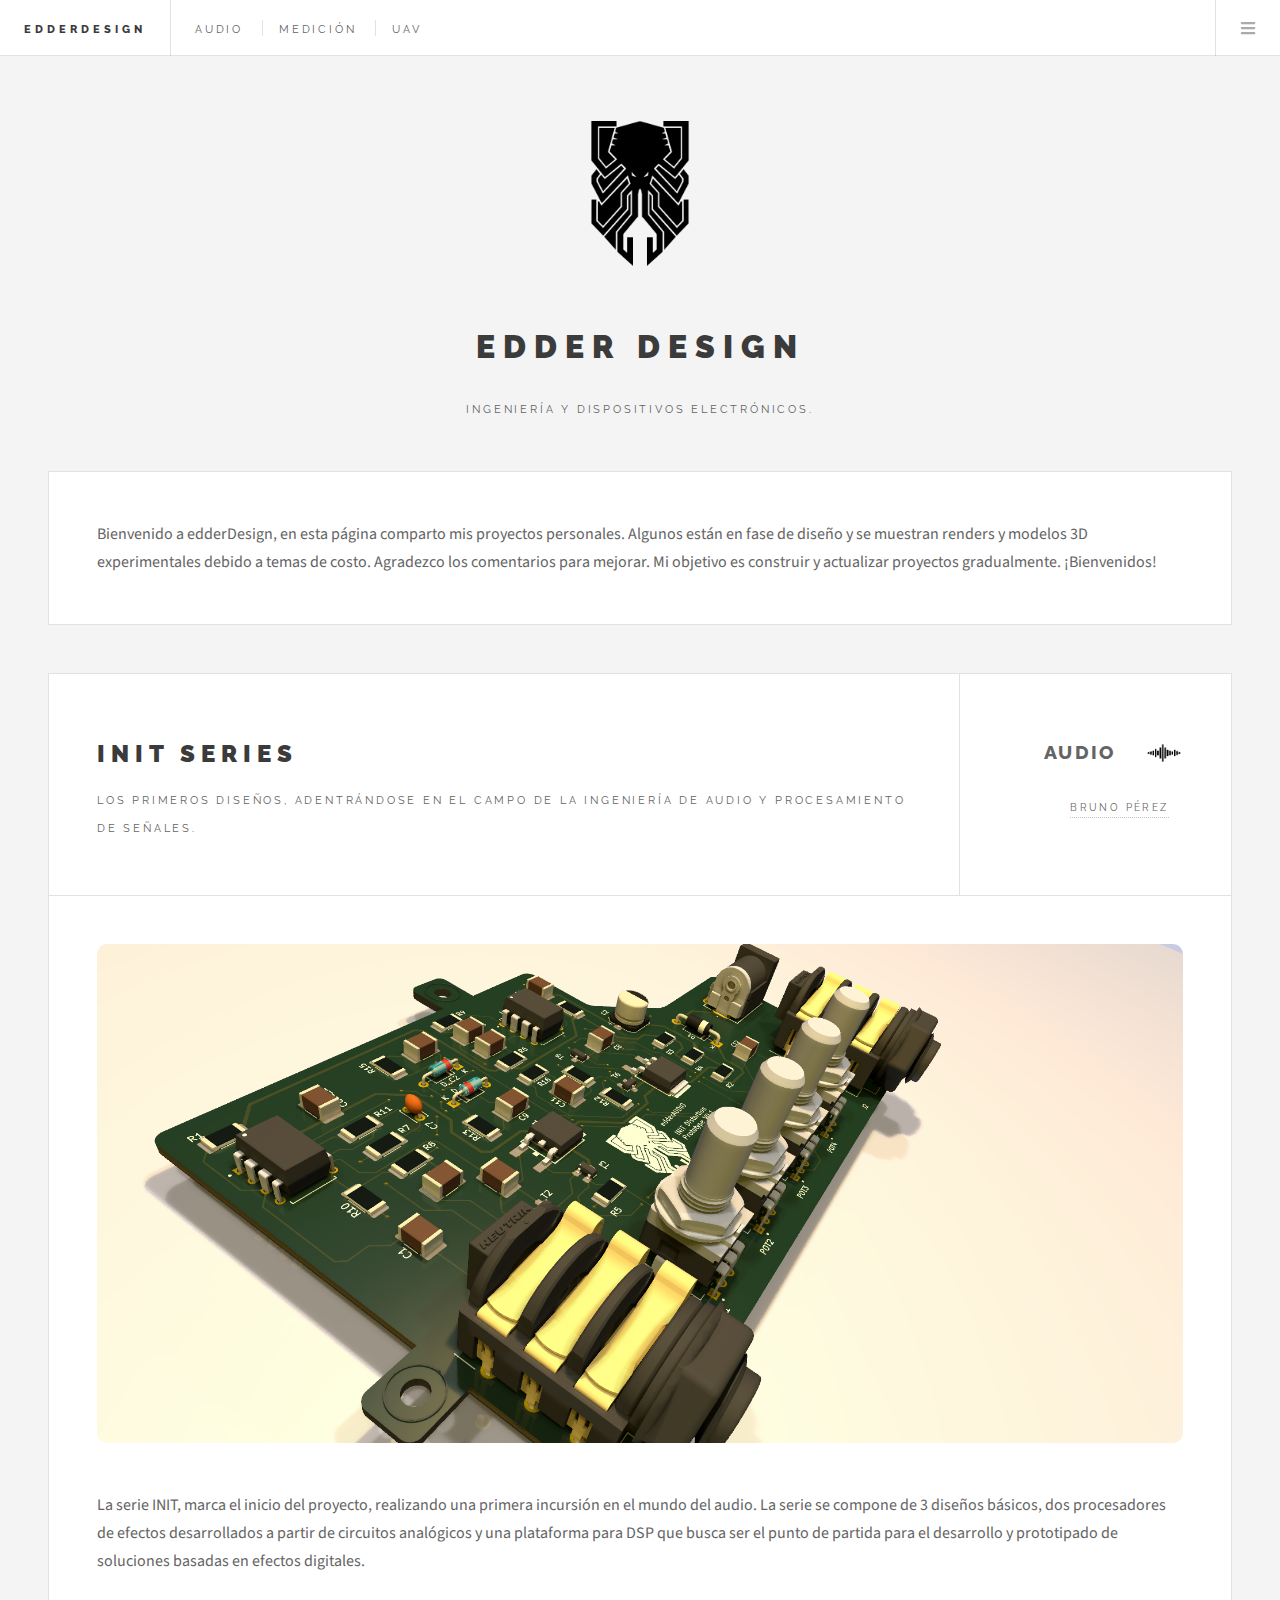
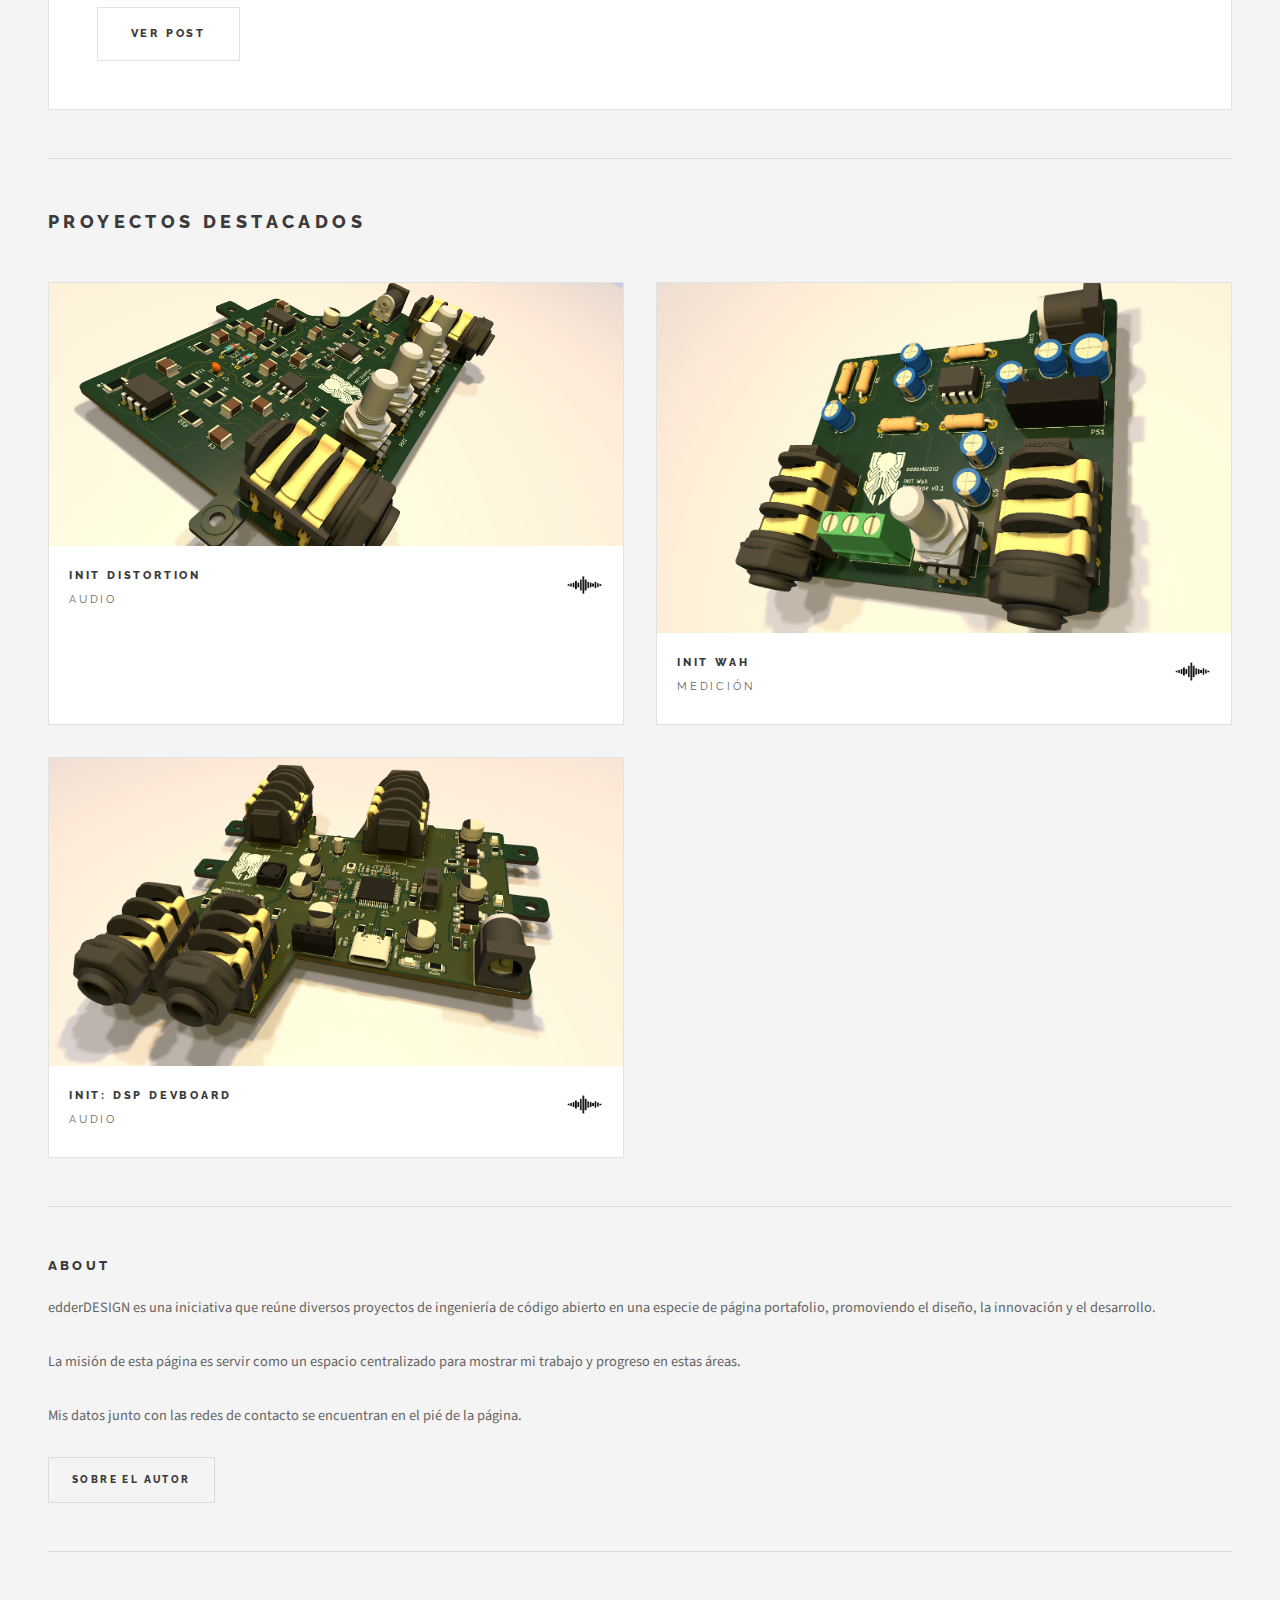
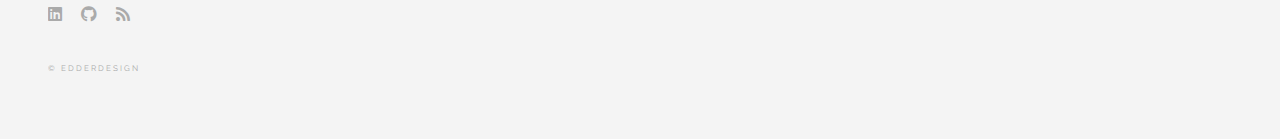
<file: index.html>
<!DOCTYPE HTML>
<!--
	Future Imperfect by HTML5 UP
	html5up.net | @ajlkn
	Free for personal and commercial use under the CCA 3.0 license (html5up.net/license)
-->
<html>
	<head>
		<title>edderDESIGN</title>
		<meta charset="utf-8" />
		<meta name="viewport" content="width=device-width, initial-scale=1, user-scalable=no" />
		<meta property="og:image" content="images/logo.jpg">
		<link rel="stylesheet" href="assets/css/main.css" />
		
	</head>
	<style>
		.rounded-image img {
		border-radius: 10px; /* Puedes ajustar este valor para cambiar el grado de redondez */
		}
	</style>
	<body class="is-preload">

		<!-- Wrapper -->
			<div id="wrapper">

				<!-- Header -->
				<header id="header">
					<h1><a href="../../index.html">edderDESIGN</a></h1>
					<nav class="links">
						<ul>
							<li><a href="subjects/subjAUDIO.html">AUDIO</a></li>
							<li><a href="subjects/subjMEDICION.html">MEDICIÓN</a></li>
							<li><a href="subjects/subjUAV.html">UAV</a></li>
						</ul>
					</nav>
					<nav class="main">
						<ul>
							<li class="menu">
								<a class="fa-bars" href="#menu">Menu</a>
							</li>
						</ul>
					</nav>
				</header>

				<!-- Menu -->
				<section id="menu">
						<!-- Links -->
						<section>
							<ul class="links">
								<li>
									<a href="subjects/subjAUDIO.html">
										<h3>AUDIO</h3>
									</a>
								</li>
								<li>
									<a href="subjects/subjMEDICION.html">
										<h3>MEDICIÓN</h3>
									</a>
								</li>
								<li>
									<a href="subjects/subjUAV.html">
										<h3>UAV</h3>
									</a>
								</li>
							</ul>
						</section>
				</section>

				<!-- Main -->
					<div id="main">
						<article class="post">
							<p>
							Bienvenido a edderDesign, en esta página comparto mis proyectos personales. Algunos están en fase de diseño y se muestran 
							renders y modelos 3D experimentales debido a temas de costo. Agradezco los comentarios para mejorar. 
							Mi objetivo es construir y actualizar proyectos gradualmente. ¡Bienvenidos!
							</p>
						</article>

						<!-- Post -->
							<article class="post">
								<header>
									<div class="title">
										<h2><a href="posts/INIT/INIT_series.html">INIT series</a></h2>
										<p> 
											Los primeros diseños, adentrándose en el campo de la ingeniería
											de audio y procesamiento de señales.
										</p>
									</div>
									<div class="meta">
										<!-- <time class="published" datetime="2024-05-05"> Mayo 5, 2024</time> -->
										<center>
											<a href="subjects/subjAUDIO.html" class="author"><span class="name big">AUDIO</span><img src="images/logos/audioLOGO.png" alt="" /></a>
											<br>
											<a href="curriculum.html" class="author"><span class="name">Bruno Pérez</span></a>
										</center>
									</div>
								</header>
								<div class="rounded-image">
									<a href="posts/INIT/INIT_series.html" class="image featured"><img src="posts/INIT/distortionCONT/INIT_DIST_RENDER.png" alt="" /></a>
								</div>
								<p> 
									La serie INIT, marca el inicio del proyecto, realizando una primera incursión en el mundo
									del audio. La serie se compone de 3 diseños básicos, dos procesadores de efectos desarrollados 
									a partir de circuitos analógicos y una plataforma para DSP que busca ser el punto de partida para el 
									desarrollo y prototipado de soluciones basadas en efectos digitales.
								</p>
								<footer>
									<ul class="actions">
										<li><a href="posts/INIT/INIT_series.html" class="button large">Ver post</a></li>
									</ul>
								</footer>
							</article>
					</div>

				<!-- Sidebar -->
					<section id="sidebar">

						<!-- Intro -->
							<section id="intro">
								<center>
									<a href="#" class="logo"><img src="images/shieldLOGO2.png" alt="" /></a>
								</center>
								
								<header>
									<center>
										<h2>edder Design</h2>
										<p>Ingeniería y dispositivos electrónicos. </p>
									</center>

								</header>
							</section>

						<!-- Mini Posts -->
							<section>
								<header>
									<h2>Proyectos destacados</h2>
									<br>
								</header>
								<div class="mini-posts">
									<!-- Mini Post -->

										<article class="mini-post">
											<header>
												<h3><a href="posts/INIT/INIT_Distortion.html">INIT Distortion </a></h3>
												<left>
													<p>AUDIO</p>
												</left>
												<a href="subjects/subjAUDIO.html" class="author"><img src="images\logos\audioLOGO.png" alt="" /></a>
											</header>
											<a href="posts/INIT/INIT_Distortion.html" class="image"><img src="posts/INIT/distortionCONT/INIT_DIST_RENDER.png"" /></a>
										</article>

									<!-- Mini Post -->
										<article class="mini-post">
											<header>
												<h3><a href="posts/INIT/INIT_Wah.html">INIT Wah</a></h3>
												<left>
													<p>MEDICIÓN</p>
												</left>
												<a href="subjects/subjAUDIO.html" class="author"><img src="images/logos/audioLOGO.png" alt="" /></a>
											</header>
											<a href="posts/INIT/INIT_WAH.html" class="image"><img src="posts/INIT/wahCONT/RENDER.png" alt="" /></a>
										</article>

									<!-- Mini Post -->
										<article class="mini-post">
											<header>
												<h3><a href="posts/INIT/INIT_Devboard.html">INIT: DSP Devboard </a></h3>
												<left>
													<p>AUDIO</p>
												</left>
												<a href="subjects/subjAUDIO.html" class="author"><img src="images\logos\audioLOGO.png" alt="" /></a>
											</header>
											<a href="posts/INIT/INIT_Devboard.html" class="image"><img src="posts/INIT/devKIT/renderUNO.png" alt="" /></a>
										</article>

								</div>
							</section>

						<!-- About -->
							<section class="blurb">
								<h2>About</h2>
								<p> edderDESIGN es una iniciativa que reúne diversos proyectos de ingeniería de código abierto
									en una especie de página portafolio, promoviendo el diseño,	la innovación y el desarrollo. 
							    </p>
								<p>
									La misión de esta página es servir como un espacio centralizado para mostrar mi trabajo y progreso en estas áreas.
							    </p>
								<p>
									Mis datos junto con las redes de contacto se encuentran en el pié de la página.
							    </p>
								<ul class="actions">
									<li><a href="curriculum.html" class="button">Sobre el autor</a></li>
								</ul>
							</section>

						<!-- Footer -->
						<section id="footer">
							<ul class="icons">
								<li><a href="https://www.linkedin.com/in/bruno-pérez-8a021b26a/" class="icon brands fa-linkedin"><span class="label">LinkedIn</span></a></li>
								<li><a href="https://github.com/BrunoEdPerezS" class="icon brands fa-github"><span class="label">Github</span></a></li>
								<li><a href="curriculum.html" class="icon solid fa-rss"><span class="label">RSS</span></a></li>
							</ul>
							<p class="copyright">&copy; edderDESIGN
						</section>

					</section>

			</div>

		<!-- Scripts -->
			<script src="assets/js/jquery.min.js"></script>
			<script src="assets/js/browser.min.js"></script>
			<script src="assets/js/breakpoints.min.js"></script>
			<script src="assets/js/util.js"></script>
			<script src="assets/js/main.js"></script>

	</body>
</html>
</file>
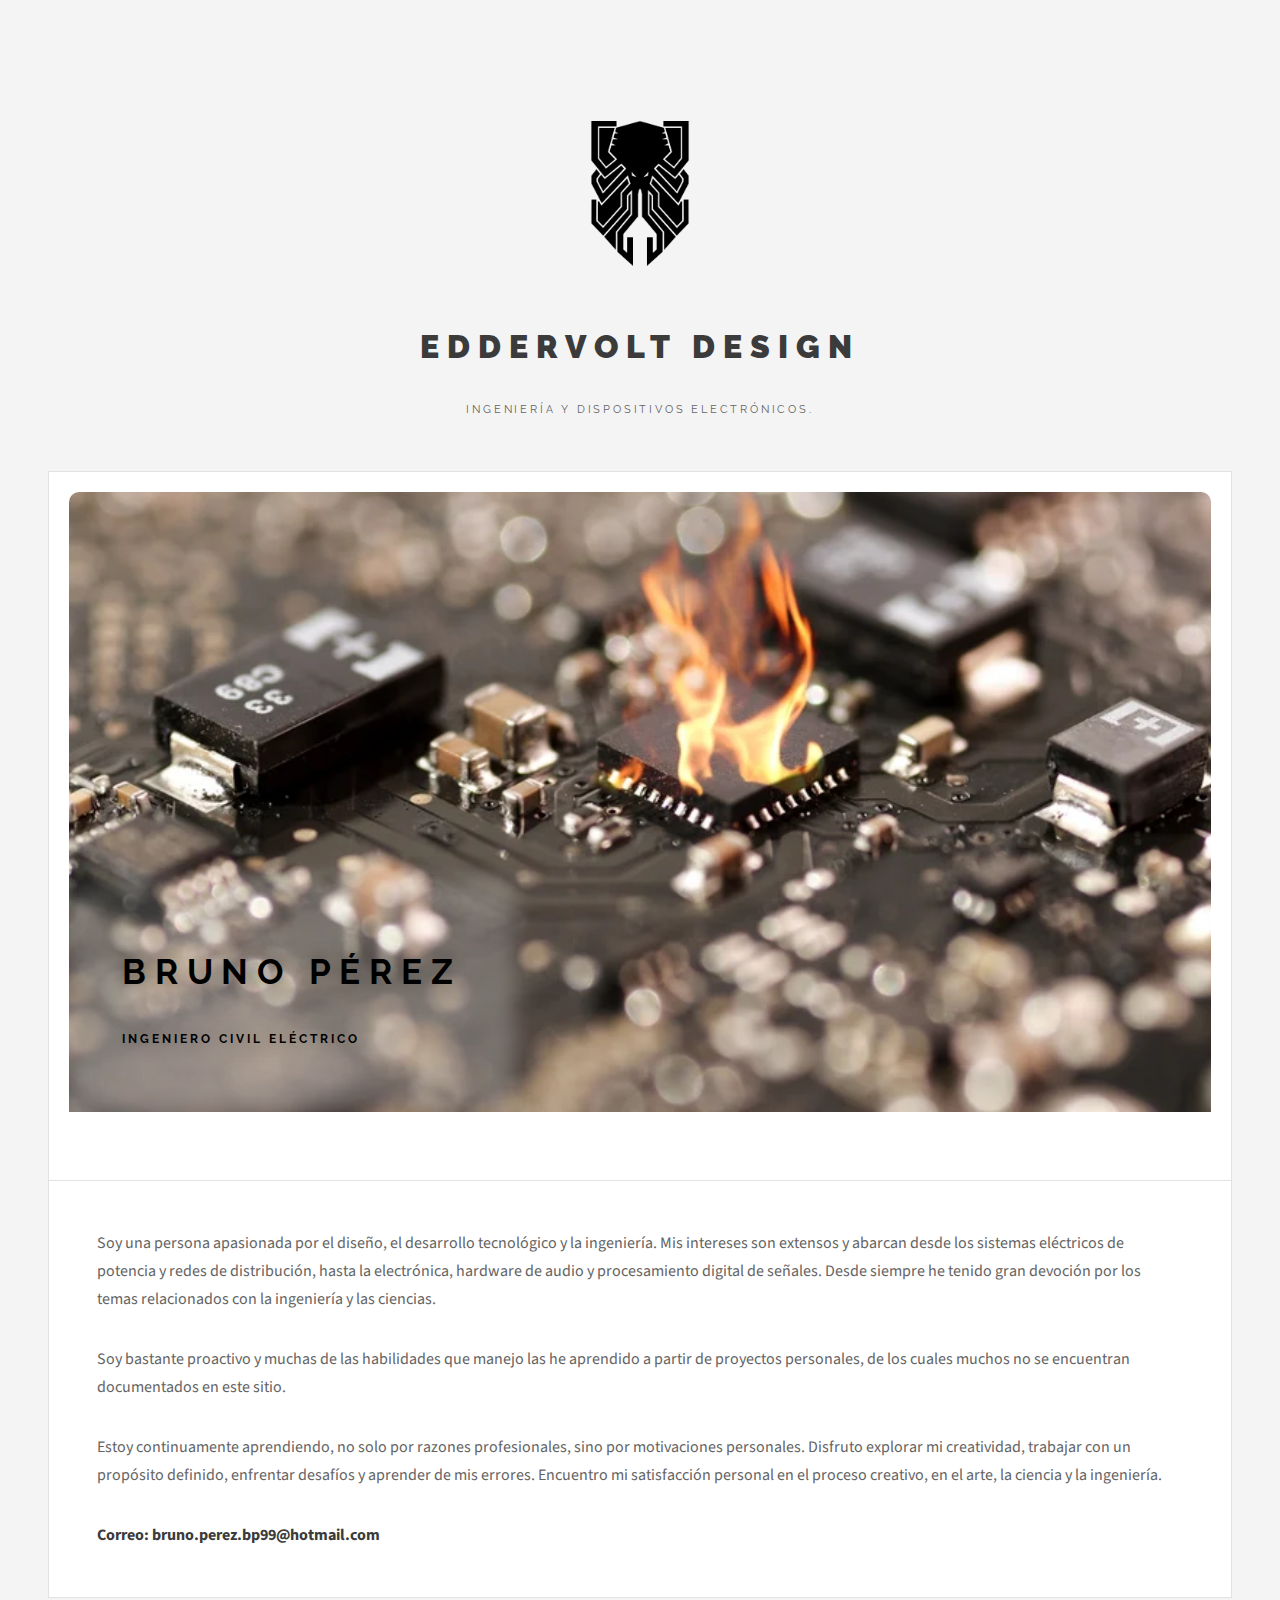
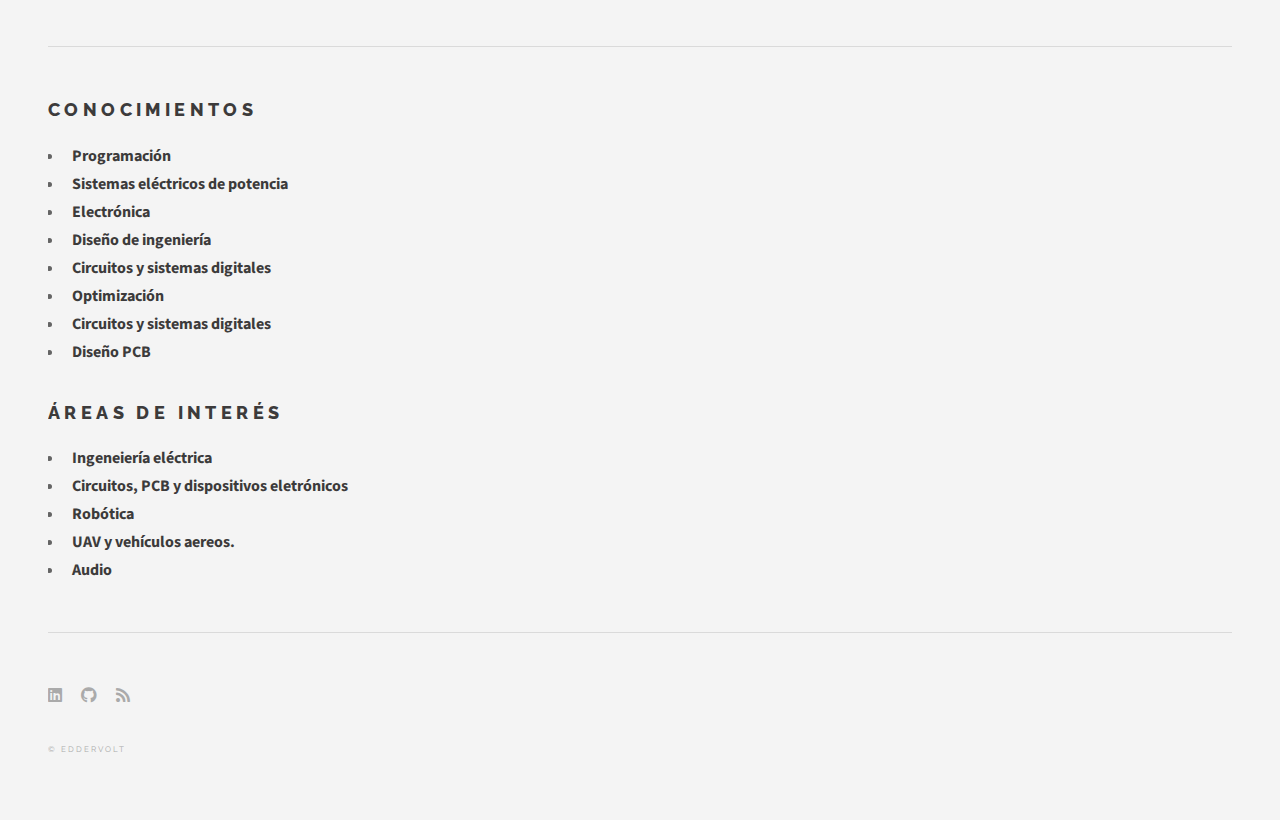
<file: curriculum.html>
<!DOCTYPE HTML>
<!--
	Future Imperfect by HTML5 UP
	html5up.net | @ajlkn
	Free for personal and commercial use under the CCA 3.0 license (html5up.net/license)
-->
<html>
	<head>
		<title>Currículum</title>
		<meta charset="utf-8" />
		<meta name="viewport" content="width=device-width, initial-scale=1, user-scalable=no" />
		<style>
			/* Estilos para el encabezado */
			.headerx {
				display: flex; /* Utiliza Flexbox */
				justify-content: space-between; /* Distribuye el espacio entre los elementos */
				align-items: center; /* Centra verticalmente los elementos */
				padding: 20px; /* Añade un poco de espacio alrededor del encabezado */
				background: #ffffff; /* Color de fondo del encabezado */
			}
	
			/* Estilos para el título */
			.title {
				flex: 1; /* El título ocupará la mitad del espacio disponible */
			}
	
			/* Estilos para la imagen */
			#intro {
				flex: 1; /* La imagen ocupará la otra mitad del espacio disponible */
				text-align: center; /* Centra horizontalmente el contenido */
			}
	
			#intro .logo img {
				display: inline-block; /* Cambia el comportamiento a inline-block para que se pueda centrar */
			}

		</style>
		<link rel="stylesheet" href="assets/css/main.css"/>
	</head>
	<body class="is-preload">

		<!-- Wrapper -->
			<div id="wrapper">
				<!-- Main -->
					<div id="main">

						<!-- Post -->
							<article class="post">
								
								<header class="headerx">
									<span class="image featured" style="position: relative; display: inline-block;">
										<img src="images/burnPCB2.png" alt="" style="height: 50%; border-top-left-radius: 10px; border-top-right-radius: 10px;" />
										<div class="text-overlay" style="position: absolute; bottom: 0; left: 0; background: rgba(255, 255, 255, 0.227); padding: 5px; border-top-right-radius: 10px; filter: blur(10px);">
											<div class="title">
												<h2 style="color: #00000077; font-weight: bold; font-size: 35px;">Bruno Pérez</a></h2>
												<p style="color: #00000077; font-weight: bold; font-size: 12px;">Ingeniero Civil Eléctrico</p>
											</div>
										</div>
										<div class="text-overlay" style="position: absolute; bottom: 0; left: 0; background: rgba(255, 255, 255, 0); padding: 5px; border-top-right-radius: 10px;">
											<div class="title">
												<h2 style="color: #000000; font-weight: bold; font-size: 35px;"><a href="#">Bruno Pérez</a></h2>
												<p style="color: #000000; font-weight: bold; font-size: 12px;">Ingeniero Civil Eléctrico</p>
											</div>
										</div>
									</span>
								</header>
								<p>
									Soy una persona apasionada por el diseño, el desarrollo tecnológico y la ingeniería. 
									Mis intereses son extensos y abarcan desde los sistemas eléctricos de potencia y redes de distribución, 
									hasta la electrónica, hardware de audio y procesamiento digital de señales. Desde siempre he tenido gran devoción 
									por los temas relacionados con la ingeniería y las ciencias. 
								</p>
								<p>
									Soy bastante proactivo y muchas de las habilidades que manejo las he aprendido a partir de proyectos personales, 
									de los cuales muchos no se encuentran documentados en este sitio.
								</p>
								<p>
									Estoy continuamente aprendiendo, no solo por razones profesionales, sino por motivaciones personales. 
									Disfruto explorar mi creatividad, trabajar con un propósito definido, enfrentar desafíos y aprender de mis errores. 
									Encuentro mi satisfacción personal en el proceso creativo, en el arte, la ciencia y la ingeniería.
								</p>
								<div>
									<p>
										<b>Correo: bruno.perez.bp99@hotmail.com</b>
									</p>
								</div>

					</div>
					
					<!-- Sidebar -->
					<section id="sidebar">
						<section id="intro">
							<center>
								<a href="/index.html" class="logo"><img src="images/shieldLOGO2.png" alt="" /></a>
							</center>
							
							<header>
								<center>
									<h2>edderVOLT Design</h2>
									<p>Ingeniería y dispositivos electrónicos. </p>
								</center>

							</header>
						</section>
							<section>
								<header>
									<h2>Conocimientos </h2>
									<ul>
										<li>
											<b>Programación</b> 
										</li>
										<li>
											<b>Sistemas eléctricos de
											potencia</b> 
										</li>
										<li>
											<b>Electrónica</b> 
										</li>
										<li>
											<b>Diseño de ingeniería</b> 
										</li>
										<li>
											<b>Circuitos y sistemas digitales</b> 
										</li>
										<li>
											<b>Optimización</b> 
										</li>
										<li>
											<b>Circuitos y sistemas digitales</b> 
										</li>
										<li>
											<b>Diseño PCB</b> 
										</li>
									</ul>
									<h2>Áreas de interés </h2>
									<ul>
										<li>
											<b>Ingeneiería eléctrica</b> 
										</li>
										<li>
											<b>Circuitos, PCB y dispositivos eletrónicos</b> 
										</li>
										<li>
											<b>Robótica</b> 
										</li>
										<li>
											<b>UAV y vehículos aereos.</b> 
										</li>
										<li>
											<b>Audio</b> 
										</li>
									</ul>

								</header>
						<!-- 
								<div class="mini-posts">
										<article class="mini-post">
											<header>
												<h3><a href="single.html">Serie INIT: Distorsión </a></h3>
												<left>
													<p>AUDIO</p>
												</left>
											</header>
										</article>
						
								</div>
						-->
							</section>

				<!-- Footer -->
					<section id="footer">
						<ul class="icons">
							<li><a href="https://www.linkedin.com/in/bruno-pérez-8a021b26a/" class="icon brands fa-linkedin"><span class="label">LinkedIn</span></a></li>
							<li><a href="https://github.com/BrunoEdPerezS" class="icon brands fa-github"><span class="label">Github</span></a></li>
							<li><a href="curriculum.html" class="icon solid fa-rss"><span class="label">RSS</span></a></li>
						</ul>
						<p class="copyright">&copy; edderVOLT
					</section>

			</div>

		<!-- Scripts -->
			<script src="assets/js/jquery.min.js"></script>
			<script src="assets/js/browser.min.js"></script>
			<script src="assets/js/breakpoints.min.js"></script>
			<script src="assets/js/util.js"></script>
			<script src="assets/js/main.js"></script>

	</body>
</html>
</file>
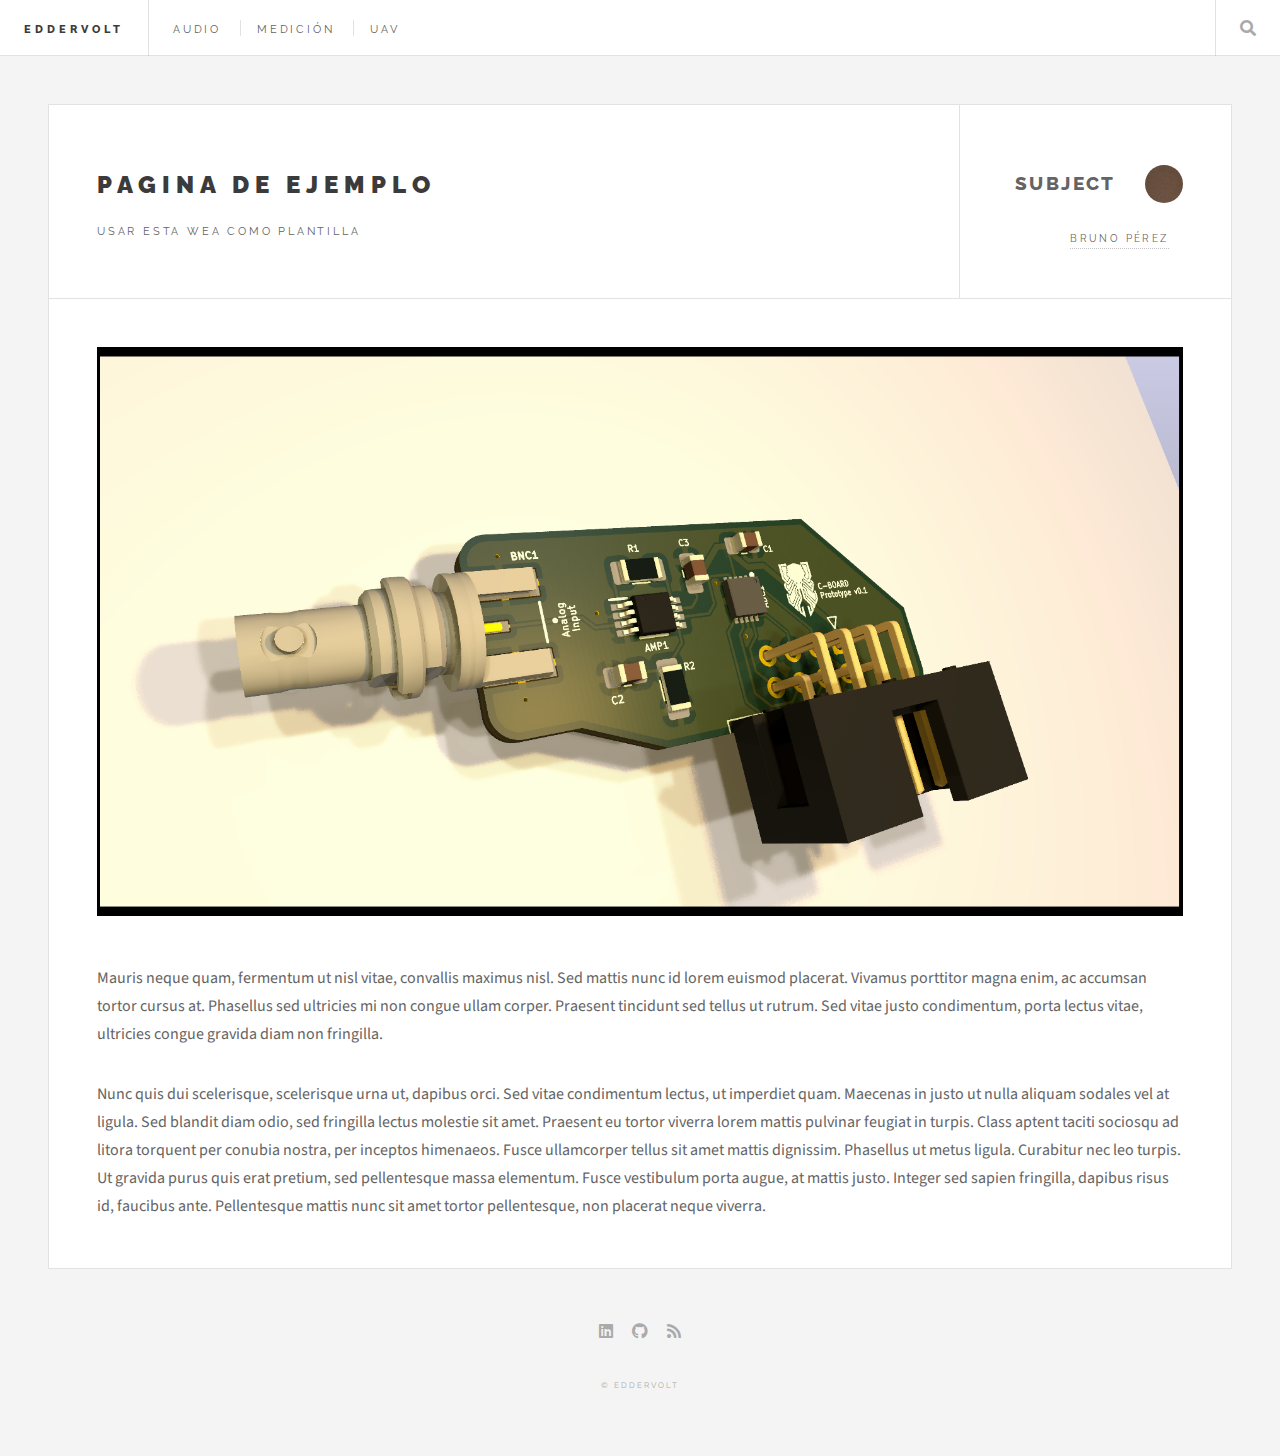
<file: single.html>
<!DOCTYPE HTML>
<!--
	Future Imperfect by HTML5 UP
	html5up.net | @ajlkn
	Free for personal and commercial use under the CCA 3.0 license (html5up.net/license)
-->
<html>
	<head>
		<title>Single - Future Imperfect by HTML5 UP</title>
		<meta charset="utf-8" />
		<meta name="viewport" content="width=device-width, initial-scale=1, user-scalable=no" />
		<link rel="stylesheet" href="assets/css/main.css" />
	</head>
	<body class="single is-preload">

		<!-- Wrapper -->
			<div id="wrapper">

				<!-- Header -->
				<header id="header">
					<h1><a href="index.html">edderVOLT</a></h1>
					<nav class="links">
						<ul>
							<li><a href="#">AUDIO</a></li>
							<li><a href="#">MEDICIÓN</a></li>
							<li><a href="#">UAV</a></li>
						</ul>
					</nav>
					<nav class="main">
						<ul>
							<li class="search">
								<a class="fa-search" href="#search">Search</a>
								<form id="search" method="get" action="#">
									<input type="text" name="query" placeholder="Search" />
								</form>
							</li>
							<!--
							<li class="menu">
								<a class="fa-bars" href="#menu">Menu</a>
							</li>
							-->
						</ul>
					</nav>
				</header>

			<!-- Menu -->
				<section id="menu">

					<!-- Search -->
						<section>
							<form class="search" method="get" action="#">
								<input type="text" name="query" placeholder="Search" />
							</form>
						</section>
				</section>

				<!-- Main -->
					<div id="main">

						<!-- Post -->
							<article class="post">
								<header>
									<div class="title">
										<h2><a href="#">Pagina de ejemplo</a></h2>
										<p>Usar esta wea como plantilla</p>
									</div>
									<div class="meta">
										<!-- <time class="published" datetime="2024-05-05"> Mayo 5, 2024</time> -->
										<center>
											<a href="curriculum.html" class="author"><span class="name big">SUBJECT</span><img src="images/avatar.jpg" alt="" /></a>
											<br>
											<a href="curriculum.html" class="author"><span class="name">Bruno Pérez</span></a>
										</center>
									</div>
								</header>
								<span class="image featured"><img src="images\cBOARD\cBOARD_prot1.png" alt="" /></span>
								<p>Mauris neque quam, fermentum ut nisl vitae, convallis maximus nisl. Sed mattis nunc id lorem euismod placerat. Vivamus porttitor 
									magna enim, ac accumsan tortor cursus at. Phasellus sed ultricies mi non congue ullam corper. Praesent tincidunt sed tellus ut 
									rutrum. Sed vitae justo condimentum, porta lectus vitae, ultricies congue gravida diam non fringilla.</p>
								<p>
									Nunc quis dui scelerisque, scelerisque urna ut, dapibus orci. Sed vitae condimentum lectus, ut imperdiet quam. Maecenas in justo ut nulla aliquam sodales vel at ligula. Sed blandit diam odio, sed fringilla lectus molestie sit amet. Praesent eu tortor viverra lorem mattis pulvinar feugiat in turpis. Class aptent taciti sociosqu ad litora torquent per conubia 
									nostra, per inceptos himenaeos. Fusce ullamcorper tellus sit amet mattis dignissim. Phasellus ut metus ligula. Curabitur nec leo turpis. Ut gravida purus quis erat pretium, sed pellentesque massa elementum. Fusce vestibulum porta augue, at mattis justo. Integer sed sapien fringilla, dapibus risus id, faucibus ante. Pellentesque mattis nunc sit amet tortor 
									pellentesque, non placerat neque viverra. 
								</p>
					</div>

				<!-- Footer -->
					<section id="footer">
						<ul class="icons">
							<li><a href="https://www.linkedin.com/in/bruno-pérez-8a021b26a/" class="icon brands fa-linkedin"><span class="label">LinkedIn</span></a></li>
							<li><a href="https://github.com/BrunoEdPerezS" class="icon brands fa-github"><span class="label">Github</span></a></li>
							<li><a href="curriculum.html" class="icon solid fa-rss"><span class="label">RSS</span></a></li>
						</ul>
						<p class="copyright">&copy; edderVOLT
					</section>

			</div>

		<!-- Scripts -->
			<script src="assets/js/jquery.min.js"></script>
			<script src="assets/js/browser.min.js"></script>
			<script src="assets/js/breakpoints.min.js"></script>
			<script src="assets/js/util.js"></script>
			<script src="assets/js/main.js"></script>

	</body>
</html>
</file>
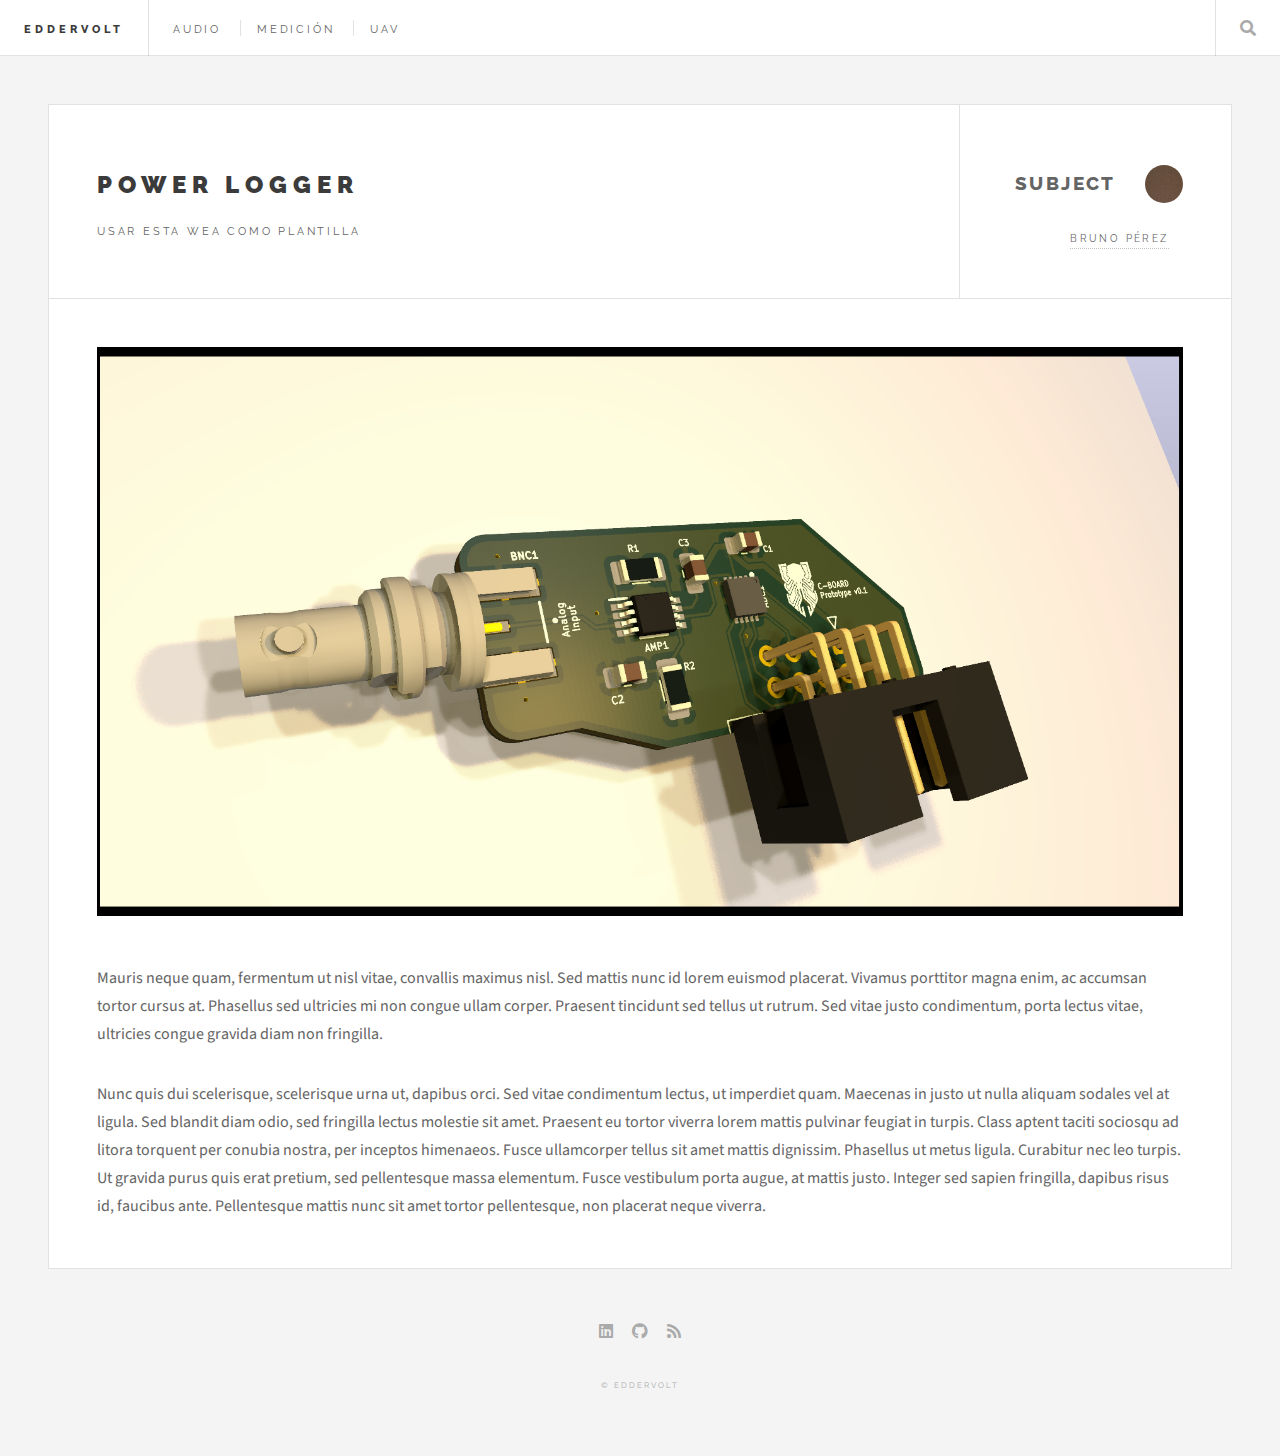
<file: posts/PowerLOG/powerLOG.html>
<!DOCTYPE HTML>
<!--
	Future Imperfect by HTML5 UP
	html5up.net | @ajlkn
	Free for personal and commercial use under the CCA 3.0 license (html5up.net/license)
-->
<html>
	<head>
		<title>edderVOLT - INIT Series</title>
		<meta charset="utf-8" />
		<meta name="viewport" content="width=device-width, initial-scale=1, user-scalable=no" />
		<link rel="stylesheet" href="../../assets/css/main.css" />
	</head>
	<body class="single is-preload">

		<!-- Wrapper -->
			<div id="wrapper">

				<!-- Header -->
				<header id="header">
					<h1><a href="../../index.html">edderVOLT</a></h1>
					<nav class="links">
						<ul>
							<li><a href="../../subjects/subjAUDIO.html">AUDIO</a></li>
							<li><a href="../../subjects/subjMEDICION.html">MEDICIÓN</a></li>
							<li><a href="../../subjects/subjUAV.html">UAV</a></li>
						</ul>
					</nav>
					<nav class="main">
						<ul>
							<li class="search">
								<a class="fa-search" href="#search">Search</a>
								<form id="search" method="get" action="#">
									<input type="text" name="query" placeholder="Search" />
								</form>
							</li>
							<!--
							<li class="menu">
								<a class="fa-bars" href="#menu">Menu</a>
							</li>
							-->
						</ul>
					</nav>
				</header>

			<!-- Menu -->
				<section id="menu">

					<!-- Search -->
						<section>
							<form class="search" method="get" action="#">
								<input type="text" name="query" placeholder="Search" />
							</form>
						</section>
				</section>

				<!-- Main -->
					<div id="main">

						<!-- Post -->
							<article class="post">
								<header>
									<div class="title">
										<h2><a href="#">Power Logger</a></h2>
										<p>Usar esta wea como plantilla</p>
									</div>
									<div class="meta">
										<!-- <time class="published" datetime="2024-05-05"> Mayo 5, 2024</time> -->
										<center>
											<a href="../../subjects/subjAUDIO.html" class="author"><span class="name big">SUBJECT</span><img src="../../images/avatar.jpg" alt="" /></a>
											<br>
											<a href="../../curriculum.html" class="author"><span class="name">Bruno Pérez</span></a>
										</center>
									</div>
								</header>
								<span class="image featured"><img src="../../images/cBOARD/cBOARD_prot1.png" alt="" /></span>
								<p>Mauris neque quam, fermentum ut nisl vitae, convallis maximus nisl. Sed mattis nunc id lorem euismod placerat. Vivamus porttitor 
									magna enim, ac accumsan tortor cursus at. Phasellus sed ultricies mi non congue ullam corper. Praesent tincidunt sed tellus ut 
									rutrum. Sed vitae justo condimentum, porta lectus vitae, ultricies congue gravida diam non fringilla.</p>
								<p>
									Nunc quis dui scelerisque, scelerisque urna ut, dapibus orci. Sed vitae condimentum lectus, ut imperdiet quam. Maecenas in justo ut nulla aliquam sodales vel at ligula. Sed blandit diam odio, sed fringilla lectus molestie sit amet. Praesent eu tortor viverra lorem mattis pulvinar feugiat in turpis. Class aptent taciti sociosqu ad litora torquent per conubia 
									nostra, per inceptos himenaeos. Fusce ullamcorper tellus sit amet mattis dignissim. Phasellus ut metus ligula. Curabitur nec leo turpis. Ut gravida purus quis erat pretium, sed pellentesque massa elementum. Fusce vestibulum porta augue, at mattis justo. Integer sed sapien fringilla, dapibus risus id, faucibus ante. Pellentesque mattis nunc sit amet tortor 
									pellentesque, non placerat neque viverra. 
								</p>
					</div>

				<!-- Footer -->
					<section id="footer">
						<ul class="icons">
							<li><a href="https://www.linkedin.com/in/bruno-pérez-8a021b26a/" class="icon brands fa-linkedin"><span class="label">LinkedIn</span></a></li>
							<li><a href="https://github.com/BrunoEdPerezS" class="icon brands fa-github"><span class="label">Github</span></a></li>
							<li><a href="../../curriculum.html" class="icon solid fa-rss"><span class="label">RSS</span></a></li>
						</ul>
						<p class="copyright">&copy; edderVOLT
					</section>

			</div>

		<!-- Scripts -->
			<script src="../../assets/js/jquery.min.js"></script>
			<script src="../../assets/js/browser.min.js"></script>
			<script src="../../assets/js/breakpoints.min.js"></script>
			<script src="../../assets/js/util.js"></script>
			<script src="../../assets/js/main.js"></script>

	</body>
</html>
</file>
<file: assets/css/main.css>
@import url(fontawesome-all.min.css);
@import url("https://fonts.googleapis.com/css?family=Source+Sans+Pro:400,700|Raleway:400,800,900");

/*
	Future Imperfect by HTML5 UP
	html5up.net | @ajlkn
	Free for personal and commercial use under the CCA 3.0 license (html5up.net/license)
*/

html, body, div, span, applet, object,
iframe, h1, h2, h3, h4, h5, h6, p, blockquote,
pre, a, abbr, acronym, address, big, cite,
code, del, dfn, em, img, ins, kbd, q, s, samp,
small, strike, strong, sub, sup, tt, var, b,
u, i, center, dl, dt, dd, ol, ul, li, fieldset,
form, label, legend, table, caption, tbody,
tfoot, thead, tr, th, td, article, aside,
canvas, details, embed, figure, figcaption,
footer, header, hgroup, menu, nav, output, ruby,
section, summary, time, mark, audio, video {
	margin: 0;
	padding: 0;
	border: 0;
	font-size: 100%;
	font: inherit;
	vertical-align: baseline;}

article, aside, details, figcaption, figure,
footer, header, hgroup, menu, nav, section {
	display: block;}

body {
	line-height: 1;
}

ol, ul {
	list-style: none;
}

blockquote, q {
	quotes: none;
}

	blockquote:before, blockquote:after, q:before, q:after {
		content: '';
		content: none;
	}

table {
	border-collapse: collapse;
	border-spacing: 0;
}

body {
	-webkit-text-size-adjust: none;
}

mark {
	background-color: transparent;
	color: inherit;
}

input::-moz-focus-inner {
	border: 0;
	padding: 0;
}

input, select, textarea {
	-moz-appearance: none;
	-webkit-appearance: none;
	-ms-appearance: none;
	appearance: none;
}

/* Basic */

	@-ms-viewport {
		width: device-width;
	}

	body {
		-ms-overflow-style: scrollbar;
	}

	@media screen and (max-width: 480px) {

		html, body {
			min-width: 320px;
		}

	}

	html {
		box-sizing: border-box;
	}

	*, *:before, *:after {
		box-sizing: inherit;
	}

	body {
		background: #f4f4f4;
	}

		body.is-preload *, body.is-preload *:before, body.is-preload *:after {
			-moz-animation: none !important;
			-webkit-animation: none !important;
			-ms-animation: none !important;
			animation: none !important;
			-moz-transition: none !important;
			-webkit-transition: none !important;
			-ms-transition: none !important;
			transition: none !important;
		}

/* Type */

	body, input, select, textarea {
		color: #646464;
		font-family: "Source Sans Pro", Helvetica, sans-serif;
		font-size: 14pt;
		font-weight: 400;
		line-height: 1.75;
	}

		@media screen and (max-width: 1680px) {

			body, input, select, textarea {
				font-size: 12pt;
			}

		}

		@media screen and (max-width: 1280px) {

			body, input, select, textarea {
				font-size: 12pt;
			}

		}

		@media screen and (max-width: 980px) {

			body, input, select, textarea {
				font-size: 12pt;
			}

		}

		@media screen and (max-width: 736px) {

			body, input, select, textarea {
				font-size: 12pt;
			}

		}

		@media screen and (max-width: 480px) {

			body, input, select, textarea {
				font-size: 12pt;
			}

		}

	a {
		-moz-transition: color 0.2s ease, border-bottom-color 0.2s ease;
		-webkit-transition: color 0.2s ease, border-bottom-color 0.2s ease;
		-ms-transition: color 0.2s ease, border-bottom-color 0.2s ease;
		transition: color 0.2s ease, border-bottom-color 0.2s ease;
		border-bottom: dotted 1px rgba(160, 160, 160, 0.65);
		color: inherit;
		text-decoration: none;
	}

		a:before {
			-moz-transition: color 0.2s ease;
			-webkit-transition: color 0.2s ease;
			-ms-transition: color 0.2s ease;
			transition: color 0.2s ease;
		}

		a:hover {
			border-bottom-color: transparent;
			color: #2ebaae !important;
		}

			a:hover:before {
				color: #2ebaae !important;
			}

	strong, b {
		color: #3c3b3b;
		font-weight: 700;
	}

	em, i {
		font-style: italic;
	}

	p {
		margin: 0 0 2em 0;
	}

	h1, h2, h3, h4, h5, h6 {
		color: #3c3b3b;
		font-family: "Raleway", Helvetica, sans-serif;
		font-weight: 800;
		letter-spacing: 0.25em;
		line-height: 1.65;
		margin: 0 0 1em 0;
		text-transform: uppercase;
	}

		h1 a, h2 a, h3 a, h4 a, h5 a, h6 a {
			color: inherit;
			border-bottom: 0;
		}

	h2 {
		font-size: 1.1em;
	}

	h3 {
		font-size: 0.9em;
	}

	h4 {
		font-size: 0.7em;
	}

	h5 {
		font-size: 0.7em;
	}

	h6 {
		font-size: 0.7em;
	}

	sub {
		font-size: 0.8em;
		position: relative;
		top: 0.5em;
	}

	sup {
		font-size: 0.8em;
		position: relative;
		top: -0.5em;
	}

	blockquote {
		border-left: solid 4px rgba(160, 160, 160, 0.3);
		font-style: italic;
		margin: 0 0 2em 0;
		padding: 0.5em 0 0.5em 2em;
	}

	code {
		background: rgba(160, 160, 160, 0.075);
		border: solid 1px rgba(160, 160, 160, 0.3);
		font-family: "Courier New", monospace;
		font-size: 0.9em;
		margin: 0 0.25em;
		padding: 0.25em 0.65em;
	}

	pre {
		-webkit-overflow-scrolling: touch;
		font-family: "Courier New", monospace;
		font-size: 0.9em;
		margin: 0 0 2em 0;
	}

		pre code {
			display: block;
			line-height: 1.75em;
			padding: 1em 1.5em;
			overflow-x: auto;
		}

	hr {
		border: 0;
		border-bottom: solid 1px rgba(160, 160, 160, 0.3);
		margin: 2em 0;
	}

		hr.major {
			margin: 3em 0;
		}

	.align-left {
		text-align: left;
	}

	.align-center {
		text-align: center;
	}

	.align-right {
		text-align: right;
	}

/* Row */

	.row {
		display: flex;
		flex-wrap: wrap;
		box-sizing: border-box;
		align-items: stretch;
	}

		.row > * {
			box-sizing: border-box;
		}

		.row.gtr-uniform > * > :last-child {
			margin-bottom: 0;
		}

		.row.aln-left {
			justify-content: flex-start;
		}

		.row.aln-center {
			justify-content: center;
		}

		.row.aln-right {
			justify-content: flex-end;
		}

		.row.aln-top {
			align-items: flex-start;
		}

		.row.aln-middle {
			align-items: center;
		}

		.row.aln-bottom {
			align-items: flex-end;
		}

		.row > .imp {
			order: -1;
		}

		.row > .col-1 {
			width: 8.33333%;
		}

		.row > .off-1 {
			margin-left: 8.33333%;
		}

		.row > .col-2 {
			width: 16.66667%;
		}

		.row > .off-2 {
			margin-left: 16.66667%;
		}

		.row > .col-3 {
			width: 25%;
		}

		.row > .off-3 {
			margin-left: 25%;
		}

		.row > .col-4 {
			width: 33.33333%;
		}

		.row > .off-4 {
			margin-left: 33.33333%;
		}

		.row > .col-5 {
			width: 41.66667%;
		}

		.row > .off-5 {
			margin-left: 41.66667%;
		}

		.row > .col-6 {
			width: 50%;
		}

		.row > .off-6 {
			margin-left: 50%;
		}

		.row > .col-7 {
			width: 58.33333%;
		}

		.row > .off-7 {
			margin-left: 58.33333%;
		}

		.row > .col-8 {
			width: 66.66667%;
		}

		.row > .off-8 {
			margin-left: 66.66667%;
		}

		.row > .col-9 {
			width: 75%;
		}

		.row > .off-9 {
			margin-left: 75%;
		}

		.row > .col-10 {
			width: 83.33333%;
		}

		.row > .off-10 {
			margin-left: 83.33333%;
		}

		.row > .col-11 {
			width: 91.66667%;
		}

		.row > .off-11 {
			margin-left: 91.66667%;
		}

		.row > .col-12 {
			width: 100%;
		}

		.row > .off-12 {
			margin-left: 100%;
		}

		.row.gtr-0 {
			margin-top: 0;
			margin-left: 0em;
		}

			.row.gtr-0 > * {
				padding: 0 0 0 0em;
			}

			.row.gtr-0.gtr-uniform {
				margin-top: 0em;
			}

				.row.gtr-0.gtr-uniform > * {
					padding-top: 0em;
				}

		.row.gtr-25 {
			margin-top: 0;
			margin-left: -0.25em;
		}

			.row.gtr-25 > * {
				padding: 0 0 0 0.25em;
			}

			.row.gtr-25.gtr-uniform {
				margin-top: -0.25em;
			}

				.row.gtr-25.gtr-uniform > * {
					padding-top: 0.25em;
				}

		.row.gtr-50 {
			margin-top: 0;
			margin-left: -0.5em;
		}

			.row.gtr-50 > * {
				padding: 0 0 0 0.5em;
			}

			.row.gtr-50.gtr-uniform {
				margin-top: -0.5em;
			}

				.row.gtr-50.gtr-uniform > * {
					padding-top: 0.5em;
				}

		.row {
			margin-top: 0;
			margin-left: -1em;
		}

			.row > * {
				padding: 0 0 0 1em;
			}

			.row.gtr-uniform {
				margin-top: -1em;
			}

				.row.gtr-uniform > * {
					padding-top: 1em;
				}

		.row.gtr-150 {
			margin-top: 0;
			margin-left: -1.5em;
		}

			.row.gtr-150 > * {
				padding: 0 0 0 1.5em;
			}

			.row.gtr-150.gtr-uniform {
				margin-top: -1.5em;
			}

				.row.gtr-150.gtr-uniform > * {
					padding-top: 1.5em;
				}

		.row.gtr-200 {
			margin-top: 0;
			margin-left: -2em;
		}

			.row.gtr-200 > * {
				padding: 0 0 0 2em;
			}

			.row.gtr-200.gtr-uniform {
				margin-top: -2em;
			}

				.row.gtr-200.gtr-uniform > * {
					padding-top: 2em;
				}

		@media screen and (max-width: 1680px) {

			.row {
				display: flex;
				flex-wrap: wrap;
				box-sizing: border-box;
				align-items: stretch;
			}

				.row > * {
					box-sizing: border-box;
				}

				.row.gtr-uniform > * > :last-child {
					margin-bottom: 0;
				}

				.row.aln-left {
					justify-content: flex-start;
				}

				.row.aln-center {
					justify-content: center;
				}

				.row.aln-right {
					justify-content: flex-end;
				}

				.row.aln-top {
					align-items: flex-start;
				}

				.row.aln-middle {
					align-items: center;
				}

				.row.aln-bottom {
					align-items: flex-end;
				}

				.row > .imp-xlarge {
					order: -1;
				}

				.row > .col-1-xlarge {
					width: 8.33333%;
				}

				.row > .off-1-xlarge {
					margin-left: 8.33333%;
				}

				.row > .col-2-xlarge {
					width: 16.66667%;
				}

				.row > .off-2-xlarge {
					margin-left: 16.66667%;
				}

				.row > .col-3-xlarge {
					width: 25%;
				}

				.row > .off-3-xlarge {
					margin-left: 25%;
				}

				.row > .col-4-xlarge {
					width: 33.33333%;
				}

				.row > .off-4-xlarge {
					margin-left: 33.33333%;
				}

				.row > .col-5-xlarge {
					width: 41.66667%;
				}

				.row > .off-5-xlarge {
					margin-left: 41.66667%;
				}

				.row > .col-6-xlarge {
					width: 50%;
				}

				.row > .off-6-xlarge {
					margin-left: 50%;
				}

				.row > .col-7-xlarge {
					width: 58.33333%;
				}

				.row > .off-7-xlarge {
					margin-left: 58.33333%;
				}

				.row > .col-8-xlarge {
					width: 66.66667%;
				}

				.row > .off-8-xlarge {
					margin-left: 66.66667%;
				}

				.row > .col-9-xlarge {
					width: 75%;
				}

				.row > .off-9-xlarge {
					margin-left: 75%;
				}

				.row > .col-10-xlarge {
					width: 83.33333%;
				}

				.row > .off-10-xlarge {
					margin-left: 83.33333%;
				}

				.row > .col-11-xlarge {
					width: 91.66667%;
				}

				.row > .off-11-xlarge {
					margin-left: 91.66667%;
				}

				.row > .col-12-xlarge {
					width: 100%;
				}

				.row > .off-12-xlarge {
					margin-left: 100%;
				}

				.row.gtr-0 {
					margin-top: 0;
					margin-left: 0em;
				}

					.row.gtr-0 > * {
						padding: 0 0 0 0em;
					}

					.row.gtr-0.gtr-uniform {
						margin-top: 0em;
					}

						.row.gtr-0.gtr-uniform > * {
							padding-top: 0em;
						}

				.row.gtr-25 {
					margin-top: 0;
					margin-left: -0.25em;
				}

					.row.gtr-25 > * {
						padding: 0 0 0 0.25em;
					}

					.row.gtr-25.gtr-uniform {
						margin-top: -0.25em;
					}

						.row.gtr-25.gtr-uniform > * {
							padding-top: 0.25em;
						}

				.row.gtr-50 {
					margin-top: 0;
					margin-left: -0.5em;
				}

					.row.gtr-50 > * {
						padding: 0 0 0 0.5em;
					}

					.row.gtr-50.gtr-uniform {
						margin-top: -0.5em;
					}

						.row.gtr-50.gtr-uniform > * {
							padding-top: 0.5em;
						}

				.row {
					margin-top: 0;
					margin-left: -1em;
				}

					.row > * {
						padding: 0 0 0 1em;
					}

					.row.gtr-uniform {
						margin-top: -1em;
					}

						.row.gtr-uniform > * {
							padding-top: 1em;
						}

				.row.gtr-150 {
					margin-top: 0;
					margin-left: -1.5em;
				}

					.row.gtr-150 > * {
						padding: 0 0 0 1.5em;
					}

					.row.gtr-150.gtr-uniform {
						margin-top: -1.5em;
					}

						.row.gtr-150.gtr-uniform > * {
							padding-top: 1.5em;
						}

				.row.gtr-200 {
					margin-top: 0;
					margin-left: -2em;
				}

					.row.gtr-200 > * {
						padding: 0 0 0 2em;
					}

					.row.gtr-200.gtr-uniform {
						margin-top: -2em;
					}

						.row.gtr-200.gtr-uniform > * {
							padding-top: 2em;
						}

		}

		@media screen and (max-width: 1280px) {

			.row {
				display: flex;
				flex-wrap: wrap;
				box-sizing: border-box;
				align-items: stretch;
			}

				.row > * {
					box-sizing: border-box;
				}

				.row.gtr-uniform > * > :last-child {
					margin-bottom: 0;
				}

				.row.aln-left {
					justify-content: flex-start;
				}

				.row.aln-center {
					justify-content: center;
				}

				.row.aln-right {
					justify-content: flex-end;
				}

				.row.aln-top {
					align-items: flex-start;
				}

				.row.aln-middle {
					align-items: center;
				}

				.row.aln-bottom {
					align-items: flex-end;
				}

				.row > .imp-large {
					order: -1;
				}

				.row > .col-1-large {
					width: 8.33333%;
				}

				.row > .off-1-large {
					margin-left: 8.33333%;
				}

				.row > .col-2-large {
					width: 16.66667%;
				}

				.row > .off-2-large {
					margin-left: 16.66667%;
				}

				.row > .col-3-large {
					width: 25%;
				}

				.row > .off-3-large {
					margin-left: 25%;
				}

				.row > .col-4-large {
					width: 33.33333%;
				}

				.row > .off-4-large {
					margin-left: 33.33333%;
				}

				.row > .col-5-large {
					width: 41.66667%;
				}

				.row > .off-5-large {
					margin-left: 41.66667%;
				}

				.row > .col-6-large {
					width: 50%;
				}

				.row > .off-6-large {
					margin-left: 50%;
				}

				.row > .col-7-large {
					width: 58.33333%;
				}

				.row > .off-7-large {
					margin-left: 58.33333%;
				}

				.row > .col-8-large {
					width: 66.66667%;
				}

				.row > .off-8-large {
					margin-left: 66.66667%;
				}

				.row > .col-9-large {
					width: 75%;
				}

				.row > .off-9-large {
					margin-left: 75%;
				}

				.row > .col-10-large {
					width: 83.33333%;
				}

				.row > .off-10-large {
					margin-left: 83.33333%;
				}

				.row > .col-11-large {
					width: 91.66667%;
				}

				.row > .off-11-large {
					margin-left: 91.66667%;
				}

				.row > .col-12-large {
					width: 100%;
				}

				.row > .off-12-large {
					margin-left: 100%;
				}

				.row.gtr-0 {
					margin-top: 0;
					margin-left: 0em;
				}

					.row.gtr-0 > * {
						padding: 0 0 0 0em;
					}

					.row.gtr-0.gtr-uniform {
						margin-top: 0em;
					}

						.row.gtr-0.gtr-uniform > * {
							padding-top: 0em;
						}

				.row.gtr-25 {
					margin-top: 0;
					margin-left: -0.25em;
				}

					.row.gtr-25 > * {
						padding: 0 0 0 0.25em;
					}

					.row.gtr-25.gtr-uniform {
						margin-top: -0.25em;
					}

						.row.gtr-25.gtr-uniform > * {
							padding-top: 0.25em;
						}

				.row.gtr-50 {
					margin-top: 0;
					margin-left: -0.5em;
				}

					.row.gtr-50 > * {
						padding: 0 0 0 0.5em;
					}

					.row.gtr-50.gtr-uniform {
						margin-top: -0.5em;
					}

						.row.gtr-50.gtr-uniform > * {
							padding-top: 0.5em;
						}

				.row {
					margin-top: 0;
					margin-left: -1em;
				}

					.row > * {
						padding: 0 0 0 1em;
					}

					.row.gtr-uniform {
						margin-top: -1em;
					}

						.row.gtr-uniform > * {
							padding-top: 1em;
						}

				.row.gtr-150 {
					margin-top: 0;
					margin-left: -1.5em;
				}

					.row.gtr-150 > * {
						padding: 0 0 0 1.5em;
					}

					.row.gtr-150.gtr-uniform {
						margin-top: -1.5em;
					}

						.row.gtr-150.gtr-uniform > * {
							padding-top: 1.5em;
						}

				.row.gtr-200 {
					margin-top: 0;
					margin-left: -2em;
				}

					.row.gtr-200 > * {
						padding: 0 0 0 2em;
					}

					.row.gtr-200.gtr-uniform {
						margin-top: -2em;
					}

						.row.gtr-200.gtr-uniform > * {
							padding-top: 2em;
						}

		}

		@media screen and (max-width: 980px) {

			.row {
				display: flex;
				flex-wrap: wrap;
				box-sizing: border-box;
				align-items: stretch;
			}

				.row > * {
					box-sizing: border-box;
				}

				.row.gtr-uniform > * > :last-child {
					margin-bottom: 0;
				}

				.row.aln-left {
					justify-content: flex-start;
				}

				.row.aln-center {
					justify-content: center;
				}

				.row.aln-right {
					justify-content: flex-end;
				}

				.row.aln-top {
					align-items: flex-start;
				}

				.row.aln-middle {
					align-items: center;
				}

				.row.aln-bottom {
					align-items: flex-end;
				}

				.row > .imp-medium {
					order: -1;
				}

				.row > .col-1-medium {
					width: 8.33333%;
				}

				.row > .off-1-medium {
					margin-left: 8.33333%;
				}

				.row > .col-2-medium {
					width: 16.66667%;
				}

				.row > .off-2-medium {
					margin-left: 16.66667%;
				}

				.row > .col-3-medium {
					width: 25%;
				}

				.row > .off-3-medium {
					margin-left: 25%;
				}

				.row > .col-4-medium {
					width: 33.33333%;
				}

				.row > .off-4-medium {
					margin-left: 33.33333%;
				}

				.row > .col-5-medium {
					width: 41.66667%;
				}

				.row > .off-5-medium {
					margin-left: 41.66667%;
				}

				.row > .col-6-medium {
					width: 50%;
				}

				.row > .off-6-medium {
					margin-left: 50%;
				}

				.row > .col-7-medium {
					width: 58.33333%;
				}

				.row > .off-7-medium {
					margin-left: 58.33333%;
				}

				.row > .col-8-medium {
					width: 66.66667%;
				}

				.row > .off-8-medium {
					margin-left: 66.66667%;
				}

				.row > .col-9-medium {
					width: 75%;
				}

				.row > .off-9-medium {
					margin-left: 75%;
				}

				.row > .col-10-medium {
					width: 83.33333%;
				}

				.row > .off-10-medium {
					margin-left: 83.33333%;
				}

				.row > .col-11-medium {
					width: 91.66667%;
				}

				.row > .off-11-medium {
					margin-left: 91.66667%;
				}

				.row > .col-12-medium {
					width: 100%;
				}

				.row > .off-12-medium {
					margin-left: 100%;
				}

				.row.gtr-0 {
					margin-top: 0;
					margin-left: 0em;
				}

					.row.gtr-0 > * {
						padding: 0 0 0 0em;
					}

					.row.gtr-0.gtr-uniform {
						margin-top: 0em;
					}

						.row.gtr-0.gtr-uniform > * {
							padding-top: 0em;
						}

				.row.gtr-25 {
					margin-top: 0;
					margin-left: -0.25em;
				}

					.row.gtr-25 > * {
						padding: 0 0 0 0.25em;
					}

					.row.gtr-25.gtr-uniform {
						margin-top: -0.25em;
					}

						.row.gtr-25.gtr-uniform > * {
							padding-top: 0.25em;
						}

				.row.gtr-50 {
					margin-top: 0;
					margin-left: -0.5em;
				}

					.row.gtr-50 > * {
						padding: 0 0 0 0.5em;
					}

					.row.gtr-50.gtr-uniform {
						margin-top: -0.5em;
					}

						.row.gtr-50.gtr-uniform > * {
							padding-top: 0.5em;
						}

				.row {
					margin-top: 0;
					margin-left: -1em;
				}

					.row > * {
						padding: 0 0 0 1em;
					}

					.row.gtr-uniform {
						margin-top: -1em;
					}

						.row.gtr-uniform > * {
							padding-top: 1em;
						}

				.row.gtr-150 {
					margin-top: 0;
					margin-left: -1.5em;
				}

					.row.gtr-150 > * {
						padding: 0 0 0 1.5em;
					}

					.row.gtr-150.gtr-uniform {
						margin-top: -1.5em;
					}

						.row.gtr-150.gtr-uniform > * {
							padding-top: 1.5em;
						}

				.row.gtr-200 {
					margin-top: 0;
					margin-left: -2em;
				}

					.row.gtr-200 > * {
						padding: 0 0 0 2em;
					}

					.row.gtr-200.gtr-uniform {
						margin-top: -2em;
					}

						.row.gtr-200.gtr-uniform > * {
							padding-top: 2em;
						}

		}

		@media screen and (max-width: 736px) {

			.row {
				display: flex;
				flex-wrap: wrap;
				box-sizing: border-box;
				align-items: stretch;
			}

				.row > * {
					box-sizing: border-box;
				}

				.row.gtr-uniform > * > :last-child {
					margin-bottom: 0;
				}

				.row.aln-left {
					justify-content: flex-start;
				}

				.row.aln-center {
					justify-content: center;
				}

				.row.aln-right {
					justify-content: flex-end;
				}

				.row.aln-top {
					align-items: flex-start;
				}

				.row.aln-middle {
					align-items: center;
				}

				.row.aln-bottom {
					align-items: flex-end;
				}

				.row > .imp-small {
					order: -1;
				}

				.row > .col-1-small {
					width: 8.33333%;
				}

				.row > .off-1-small {
					margin-left: 8.33333%;
				}

				.row > .col-2-small {
					width: 16.66667%;
				}

				.row > .off-2-small {
					margin-left: 16.66667%;
				}

				.row > .col-3-small {
					width: 25%;
				}

				.row > .off-3-small {
					margin-left: 25%;
				}

				.row > .col-4-small {
					width: 33.33333%;
				}

				.row > .off-4-small {
					margin-left: 33.33333%;
				}

				.row > .col-5-small {
					width: 41.66667%;
				}

				.row > .off-5-small {
					margin-left: 41.66667%;
				}

				.row > .col-6-small {
					width: 50%;
				}

				.row > .off-6-small {
					margin-left: 50%;
				}

				.row > .col-7-small {
					width: 58.33333%;
				}

				.row > .off-7-small {
					margin-left: 58.33333%;
				}

				.row > .col-8-small {
					width: 66.66667%;
				}

				.row > .off-8-small {
					margin-left: 66.66667%;
				}

				.row > .col-9-small {
					width: 75%;
				}

				.row > .off-9-small {
					margin-left: 75%;
				}

				.row > .col-10-small {
					width: 83.33333%;
				}

				.row > .off-10-small {
					margin-left: 83.33333%;
				}

				.row > .col-11-small {
					width: 91.66667%;
				}

				.row > .off-11-small {
					margin-left: 91.66667%;
				}

				.row > .col-12-small {
					width: 100%;
				}

				.row > .off-12-small {
					margin-left: 100%;
				}

				.row.gtr-0 {
					margin-top: 0;
					margin-left: 0em;
				}

					.row.gtr-0 > * {
						padding: 0 0 0 0em;
					}

					.row.gtr-0.gtr-uniform {
						margin-top: 0em;
					}

						.row.gtr-0.gtr-uniform > * {
							padding-top: 0em;
						}

				.row.gtr-25 {
					margin-top: 0;
					margin-left: -0.25em;
				}

					.row.gtr-25 > * {
						padding: 0 0 0 0.25em;
					}

					.row.gtr-25.gtr-uniform {
						margin-top: -0.25em;
					}

						.row.gtr-25.gtr-uniform > * {
							padding-top: 0.25em;
						}

				.row.gtr-50 {
					margin-top: 0;
					margin-left: -0.5em;
				}

					.row.gtr-50 > * {
						padding: 0 0 0 0.5em;
					}

					.row.gtr-50.gtr-uniform {
						margin-top: -0.5em;
					}

						.row.gtr-50.gtr-uniform > * {
							padding-top: 0.5em;
						}

				.row {
					margin-top: 0;
					margin-left: -1em;
				}

					.row > * {
						padding: 0 0 0 1em;
					}

					.row.gtr-uniform {
						margin-top: -1em;
					}

						.row.gtr-uniform > * {
							padding-top: 1em;
						}

				.row.gtr-150 {
					margin-top: 0;
					margin-left: -1.5em;
				}

					.row.gtr-150 > * {
						padding: 0 0 0 1.5em;
					}

					.row.gtr-150.gtr-uniform {
						margin-top: -1.5em;
					}

						.row.gtr-150.gtr-uniform > * {
							padding-top: 1.5em;
						}

				.row.gtr-200 {
					margin-top: 0;
					margin-left: -2em;
				}

					.row.gtr-200 > * {
						padding: 0 0 0 2em;
					}

					.row.gtr-200.gtr-uniform {
						margin-top: -2em;
					}

						.row.gtr-200.gtr-uniform > * {
							padding-top: 2em;
						}

		}

		@media screen and (max-width: 480px) {

			.row {
				display: flex;
				flex-wrap: wrap;
				box-sizing: border-box;
				align-items: stretch;
			}

				.row > * {
					box-sizing: border-box;
				}

				.row.gtr-uniform > * > :last-child {
					margin-bottom: 0;
				}

				.row.aln-left {
					justify-content: flex-start;
				}

				.row.aln-center {
					justify-content: center;
				}

				.row.aln-right {
					justify-content: flex-end;
				}

				.row.aln-top {
					align-items: flex-start;
				}

				.row.aln-middle {
					align-items: center;
				}

				.row.aln-bottom {
					align-items: flex-end;
				}

				.row > .imp-xsmall {
					order: -1;
				}

				.row > .col-1-xsmall {
					width: 8.33333%;
				}

				.row > .off-1-xsmall {
					margin-left: 8.33333%;
				}

				.row > .col-2-xsmall {
					width: 16.66667%;
				}

				.row > .off-2-xsmall {
					margin-left: 16.66667%;
				}

				.row > .col-3-xsmall {
					width: 25%;
				}

				.row > .off-3-xsmall {
					margin-left: 25%;
				}

				.row > .col-4-xsmall {
					width: 33.33333%;
				}

				.row > .off-4-xsmall {
					margin-left: 33.33333%;
				}

				.row > .col-5-xsmall {
					width: 41.66667%;
				}

				.row > .off-5-xsmall {
					margin-left: 41.66667%;
				}

				.row > .col-6-xsmall {
					width: 50%;
				}

				.row > .off-6-xsmall {
					margin-left: 50%;
				}

				.row > .col-7-xsmall {
					width: 58.33333%;
				}

				.row > .off-7-xsmall {
					margin-left: 58.33333%;
				}

				.row > .col-8-xsmall {
					width: 66.66667%;
				}

				.row > .off-8-xsmall {
					margin-left: 66.66667%;
				}

				.row > .col-9-xsmall {
					width: 75%;
				}

				.row > .off-9-xsmall {
					margin-left: 75%;
				}

				.row > .col-10-xsmall {
					width: 83.33333%;
				}

				.row > .off-10-xsmall {
					margin-left: 83.33333%;
				}

				.row > .col-11-xsmall {
					width: 91.66667%;
				}

				.row > .off-11-xsmall {
					margin-left: 91.66667%;
				}

				.row > .col-12-xsmall {
					width: 100%;
				}

				.row > .off-12-xsmall {
					margin-left: 100%;
				}

				.row.gtr-0 {
					margin-top: 0;
					margin-left: 0em;
				}

					.row.gtr-0 > * {
						padding: 0 0 0 0em;
					}

					.row.gtr-0.gtr-uniform {
						margin-top: 0em;
					}

						.row.gtr-0.gtr-uniform > * {
							padding-top: 0em;
						}

				.row.gtr-25 {
					margin-top: 0;
					margin-left: -0.25em;
				}

					.row.gtr-25 > * {
						padding: 0 0 0 0.25em;
					}

					.row.gtr-25.gtr-uniform {
						margin-top: -0.25em;
					}

						.row.gtr-25.gtr-uniform > * {
							padding-top: 0.25em;
						}

				.row.gtr-50 {
					margin-top: 0;
					margin-left: -0.5em;
				}

					.row.gtr-50 > * {
						padding: 0 0 0 0.5em;
					}

					.row.gtr-50.gtr-uniform {
						margin-top: -0.5em;
					}

						.row.gtr-50.gtr-uniform > * {
							padding-top: 0.5em;
						}

				.row {
					margin-top: 0;
					margin-left: -1em;
				}

					.row > * {
						padding: 0 0 0 1em;
					}

					.row.gtr-uniform {
						margin-top: -1em;
					}

						.row.gtr-uniform > * {
							padding-top: 1em;
						}

				.row.gtr-150 {
					margin-top: 0;
					margin-left: -1.5em;
				}

					.row.gtr-150 > * {
						padding: 0 0 0 1.5em;
					}

					.row.gtr-150.gtr-uniform {
						margin-top: -1.5em;
					}

						.row.gtr-150.gtr-uniform > * {
							padding-top: 1.5em;
						}

				.row.gtr-200 {
					margin-top: 0;
					margin-left: -2em;
				}

					.row.gtr-200 > * {
						padding: 0 0 0 2em;
					}

					.row.gtr-200.gtr-uniform {
						margin-top: -2em;
					}

						.row.gtr-200.gtr-uniform > * {
							padding-top: 2em;
						}

		}

/* Author */

	.author {
		display: -moz-flex;
		display: -webkit-flex;
		display: -ms-flex;
		display: flex;
		-moz-flex-direction: row;
		-webkit-flex-direction: row;
		-ms-flex-direction: row;
		flex-direction: row;
		-moz-align-items: center;
		-webkit-align-items: center;
		-ms-align-items: center;
		align-items: center;
		-moz-justify-content: -moz-flex-end;
		-webkit-justify-content: -webkit-flex-end;
		-ms-justify-content: -ms-flex-end;
		justify-content: flex-end;
		border-bottom: 0;
		font-family: "Raleway", Helvetica, sans-serif;
		font-size: 0.6em;
		font-weight: 400;
		letter-spacing: 0.25em;
		text-transform: uppercase;
		white-space: nowrap;




	}

		.author .name {
			-moz-transition: border-bottom-color 0.2s ease;
			-webkit-transition: border-bottom-color 0.2s ease;
			-ms-transition: border-bottom-color 0.2s ease;
			transition: border-bottom-color 0.2s ease;
			border-bottom: dotted 1px rgba(160, 160, 160, 0.65);
			display: block;
			margin: 0 1.5em 0 0;	
		}
		.author .name.big {
			font-size: 2em; /* Ajusta el tamaño del texto según sea necesario */
			font-weight: 800; /* Ajusta el peso de la fuente según sea necesario */
			border-bottom: none;
		}

		.author img {
			border-radius: 100%;
			display: block;
			width: 4em;
		}

		.author:hover .name {
			border-bottom-color: transparent;
		}

/* Blurb */

	.blurb h2 {
		font-size: 0.8em;
		margin: 0 0 1.5em 0;
	}

	.blurb h3 {
		font-size: 0.7em;
	}

	.blurb p {
		font-size: 0.9em;
	}

/* Box */

	.box {
		border: solid 1px rgba(160, 160, 160, 0.3);
		margin-bottom: 2em;
		padding: 1.5em;
	}

		.box > :last-child,
		.box > :last-child > :last-child,
		.box > :last-child > :last-child > :last-child {
			margin-bottom: 0;
		}

		.box.alt {
			border: 0;
			border-radius: 0;
			padding: 0;
		}

/* Button */

	input[type="submit"],
	input[type="reset"],
	input[type="button"],
	button,
	.button {
		-moz-appearance: none;
		-webkit-appearance: none;
		-ms-appearance: none;
		appearance: none;
		-moz-transition: background-color 0.2s ease, box-shadow 0.2s ease, color 0.2s ease;
		-webkit-transition: background-color 0.2s ease, box-shadow 0.2s ease, color 0.2s ease;
		-ms-transition: background-color 0.2s ease, box-shadow 0.2s ease, color 0.2s ease;
		transition: background-color 0.2s ease, box-shadow 0.2s ease, color 0.2s ease;
		background-color: transparent;
		border: 0;
		box-shadow: inset 0 0 0 1px rgba(160, 160, 160, 0.3);
		color: #3c3b3b !important;
		cursor: pointer;
		display: inline-block;
		font-family: "Raleway", Helvetica, sans-serif;
		font-size: 0.6em;
		font-weight: 800;
		height: 4.8125em;
		letter-spacing: 0.25em;
		line-height: 4.8125em;
		padding: 0 2.5em;
		text-align: center;
		text-decoration: none;
		text-transform: uppercase;
		white-space: nowrap;
	}

		input[type="submit"]:hover,
		input[type="reset"]:hover,
		input[type="button"]:hover,
		button:hover,
		.button:hover {
			box-shadow: inset 0 0 0 1px #2ebaae;
			color: #2ebaae !important;
		}

			input[type="submit"]:hover:active,
			input[type="reset"]:hover:active,
			input[type="button"]:hover:active,
			button:hover:active,
			.button:hover:active {
				background-color: rgba(46, 186, 174, 0.05);
			}

		input[type="submit"]:before, input[type="submit"]:after,
		input[type="reset"]:before,
		input[type="reset"]:after,
		input[type="button"]:before,
		input[type="button"]:after,
		button:before,
		button:after,
		.button:before,
		.button:after {
			color: #aaaaaa;
			position: relative;
		}

		input[type="submit"]:before,
		input[type="reset"]:before,
		input[type="button"]:before,
		button:before,
		.button:before {
			left: -1em;
			padding: 0 0 0 0.75em;
		}

		input[type="submit"]:after,
		input[type="reset"]:after,
		input[type="button"]:after,
		button:after,
		.button:after {
			left: 1em;
			padding: 0 0.75em 0 0;
		}

		input[type="submit"].fit,
		input[type="reset"].fit,
		input[type="button"].fit,
		button.fit,
		.button.fit {
			width: 100%;
		}

		input[type="submit"].large,
		input[type="reset"].large,
		input[type="button"].large,
		button.large,
		.button.large {
			font-size: 0.7em;
			padding: 0 3em;
		}

		input[type="submit"].small,
		input[type="reset"].small,
		input[type="button"].small,
		button.small,
		.button.small {
			font-size: 0.5em;
		}

		input[type="submit"].disabled, input[type="submit"]:disabled,
		input[type="reset"].disabled,
		input[type="reset"]:disabled,
		input[type="button"].disabled,
		input[type="button"]:disabled,
		button.disabled,
		button:disabled,
		.button.disabled,
		.button:disabled {
			pointer-events: none;
			color: rgba(160, 160, 160, 0.3) !important;
		}

			input[type="submit"].disabled:before, input[type="submit"]:disabled:before,
			input[type="reset"].disabled:before,
			input[type="reset"]:disabled:before,
			input[type="button"].disabled:before,
			input[type="button"]:disabled:before,
			button.disabled:before,
			button:disabled:before,
			.button.disabled:before,
			.button:disabled:before {
				color: rgba(160, 160, 160, 0.3) !important;
			}

/* Form */

	form {
		margin: 0 0 2em 0;
	}

		form.search {
			text-decoration: none;
			position: relative;
		}

			form.search:before {
				-moz-osx-font-smoothing: grayscale;
				-webkit-font-smoothing: antialiased;
				display: inline-block;
				font-style: normal;
				font-variant: normal;
				text-rendering: auto;
				line-height: 1;
				text-transform: none !important;
				font-family: 'Font Awesome 5 Free';
				font-weight: 900;
			}

			form.search:before {
				color: #aaaaaa;
				content: '\f002';
				display: block;
				height: 2.75em;
				left: 0;
				line-height: 2.75em;
				position: absolute;
				text-align: center;
				top: 0;
				width: 2.5em;
			}

			form.search > input:first-child {
				padding-left: 2.5em;
			}

	label {
		color: #3c3b3b;
		display: block;
		font-size: 0.9em;
		font-weight: 700;
		margin: 0 0 1em 0;
	}

	input[type="text"],
	input[type="password"],
	input[type="email"],
	input[type="tel"],
	select,
	textarea {
		-moz-appearance: none;
		-webkit-appearance: none;
		-ms-appearance: none;
		appearance: none;
		background: rgba(160, 160, 160, 0.075);
		border: none;
		border: solid 1px rgba(160, 160, 160, 0.3);
		border-radius: 0;
		color: inherit;
		display: block;
		outline: 0;
		padding: 0 1em;
		text-decoration: none;
		width: 100%;
	}

		input[type="text"]:invalid,
		input[type="password"]:invalid,
		input[type="email"]:invalid,
		input[type="tel"]:invalid,
		select:invalid,
		textarea:invalid {
			box-shadow: none;
		}

		input[type="text"]:focus,
		input[type="password"]:focus,
		input[type="email"]:focus,
		input[type="tel"]:focus,
		select:focus,
		textarea:focus {
			border-color: #2ebaae;
			box-shadow: inset 0 0 0 1px #2ebaae;
		}

	.select-wrapper {
		text-decoration: none;
		display: block;
		position: relative;
	}

		.select-wrapper:before {
			-moz-osx-font-smoothing: grayscale;
			-webkit-font-smoothing: antialiased;
			display: inline-block;
			font-style: normal;
			font-variant: normal;
			text-rendering: auto;
			line-height: 1;
			text-transform: none !important;
			font-family: 'Font Awesome 5 Free';
			font-weight: 900;
		}

		.select-wrapper:before {
			color: rgba(160, 160, 160, 0.3);
			content: '\f078';
			display: block;
			height: 2.75em;
			line-height: 2.75em;
			pointer-events: none;
			position: absolute;
			right: 0;
			text-align: center;
			top: 0;
			width: 2.75em;
		}

		.select-wrapper select::-ms-expand {
			display: none;
		}

	select {
		background-image: url("data:image/svg+xml;charset=utf8,%3Csvg xmlns='http://www.w3.org/2000/svg' width='40' height='40' preserveAspectRatio='none' viewBox='0 0 40 40'%3E%3Cpath d='M9.4,12.3l10.4,10.4l10.4-10.4c0.2-0.2,0.5-0.4,0.9-0.4c0.3,0,0.6,0.1,0.9,0.4l3.3,3.3c0.2,0.2,0.4,0.5,0.4,0.9 c0,0.4-0.1,0.6-0.4,0.9L20.7,31.9c-0.2,0.2-0.5,0.4-0.9,0.4c-0.3,0-0.6-0.1-0.9-0.4L4.3,17.3c-0.2-0.2-0.4-0.5-0.4-0.9 c0-0.4,0.1-0.6,0.4-0.9l3.3-3.3c0.2-0.2,0.5-0.4,0.9-0.4S9.1,12.1,9.4,12.3z' fill='rgba(160, 160, 160, 0.3)' /%3E%3C/svg%3E");
		background-size: 1.25rem;
		background-repeat: no-repeat;
		background-position: calc(100% - 1rem) center;
		height: 2.75em;
		padding-right: 2.75em;
		text-overflow: ellipsis;
	}

		select option {
			color: #3c3b3b;
			background: #ffffff;
		}

		select:focus::-ms-value {
			background-color: transparent;
		}

		select::-ms-expand {
			display: none;
		}

	input[type="text"],
	input[type="password"],
	input[type="email"],
	select {
		height: 2.75em;
	}

	textarea {
		padding: 0.75em 1em;
	}

	input[type="checkbox"],
	input[type="radio"] {
		-moz-appearance: none;
		-webkit-appearance: none;
		-ms-appearance: none;
		appearance: none;
		display: block;
		float: left;
		margin-right: -2em;
		opacity: 0;
		width: 1em;
		z-index: -1;
	}

		input[type="checkbox"] + label,
		input[type="radio"] + label {
			text-decoration: none;
			color: #646464;
			cursor: pointer;
			display: inline-block;
			font-size: 1em;
			font-weight: 400;
			padding-left: 2.4em;
			padding-right: 0.75em;
			position: relative;
		}

			input[type="checkbox"] + label:before,
			input[type="radio"] + label:before {
				-moz-osx-font-smoothing: grayscale;
				-webkit-font-smoothing: antialiased;
				display: inline-block;
				font-style: normal;
				font-variant: normal;
				text-rendering: auto;
				line-height: 1;
				text-transform: none !important;
				font-family: 'Font Awesome 5 Free';
				font-weight: 900;
			}

			input[type="checkbox"] + label:before,
			input[type="radio"] + label:before {
				background: rgba(160, 160, 160, 0.075);
				border: solid 1px rgba(160, 160, 160, 0.3);
				content: '';
				display: inline-block;
				font-size: 0.8em;
				height: 2.0625em;
				left: 0;
				line-height: 2.0625em;
				position: absolute;
				text-align: center;
				top: 0;
				width: 2.0625em;
			}

		input[type="checkbox"]:checked + label:before,
		input[type="radio"]:checked + label:before {
			background: #3c3b3b;
			border-color: #3c3b3b;
			color: #ffffff;
			content: '\f00c';
		}

		input[type="checkbox"]:focus + label:before,
		input[type="radio"]:focus + label:before {
			border-color: #2ebaae;
			box-shadow: 0 0 0 1px #2ebaae;
		}

	input[type="radio"] + label:before {
		border-radius: 100%;
	}

	::-webkit-input-placeholder {
		color: #aaaaaa !important;
		opacity: 1.0;
	}

	:-moz-placeholder {
		color: #aaaaaa !important;
		opacity: 1.0;
	}

	::-moz-placeholder {
		color: #aaaaaa !important;
		opacity: 1.0;
	}

	:-ms-input-placeholder {
		color: #aaaaaa !important;
		opacity: 1.0;
	}

/* Icon */

	.icon {
		text-decoration: none;
		border-bottom: none;
		position: relative;
	}

		.icon:before {
			-moz-osx-font-smoothing: grayscale;
			-webkit-font-smoothing: antialiased;
			display: inline-block;
			font-style: normal;
			font-variant: normal;
			text-rendering: auto;
			line-height: 1;
			text-transform: none !important;
			font-family: 'Font Awesome 5 Free';
			font-weight: 400;
		}

		.icon > .label {
			display: none;
		}

		.icon:before {
			line-height: inherit;
		}

		.icon.solid:before {
			font-weight: 900;
		}

		.icon.brands:before {
			font-family: 'Font Awesome 5 Brands';
		}

		.icon.suffix:before {
			float: right;
		}

/* Image */

	.image {
		border: 0;
		display: inline-block;
		position: relative;
	}

		.image img {
			display: block;
		}

		.image.left, .image.right {
			max-width: 40%;
		}

			.image.left img, .image.right img {
				width: 100%;
			}

		.image.left {
			float: left;
			padding: 0 1.5em 1em 0;
			top: 0.25em;
		}

		.image.right {
			float: right;
			padding: 0 0 1em 1.5em;
			top: 0.25em;
		}

		.image.fit {
			display: block;
			margin: 0 0 2em 0;
			width: 100%;
		}

			.image.fit img {
				width: 100%;
			}

		.image.featured {
			display: block;
			margin: 0 0 3em 0;
			width: 100%;
		}

			.image.featured img {
				width: 100%;
			}

			@media screen and (max-width: 736px) {

				.image.featured {
					margin: 0 0 1.5em 0;
				}

			}

		.image.main {
			display: block;
			margin: 0 0 3em 0;
			width: 100%;
		}

			.image.main img {
				width: 100%;
			}

/* List */

	ol {
		list-style: decimal;
		margin: 0 0 2em 0;
		padding-left: 1.25em;
	}

		ol li {
			padding-left: 0.25em;
		}

	ul {
		list-style: disc;
		margin: 0 0 2em 0;
		padding-left: 1em;
	}

		ul li {
			padding-left: 0.5em;
		}

		ul.alt {
			list-style: none;
			padding-left: 0;
		}

			ul.alt li {
				border-top: solid 1px rgba(160, 160, 160, 0.3);
				padding: 0.5em 0;
			}

				ul.alt li:first-child {
					border-top: 0;
					padding-top: 0;
				}

	dl {
		margin: 0 0 2em 0;
	}

		dl dt {
			display: block;
			font-weight: 700;
			margin: 0 0 1em 0;
		}

		dl dd {
			margin-left: 2em;
		}

/* Actions */

	ul.actions {
		display: -moz-flex;
		display: -webkit-flex;
		display: -ms-flex;
		display: flex;
		cursor: default;
		list-style: none;
		margin-left: -1em;
		padding-left: 0;
	}

		ul.actions li {
			padding: 0 0 0 1em;
			vertical-align: middle;
		}

		ul.actions.special {
			-moz-justify-content: center;
			-webkit-justify-content: center;
			-ms-justify-content: center;
			justify-content: center;
			width: 100%;
			margin-left: 0;
		}

			ul.actions.special li:first-child {
				padding-left: 0;
			}

		ul.actions.stacked {
			-moz-flex-direction: column;
			-webkit-flex-direction: column;
			-ms-flex-direction: column;
			flex-direction: column;
			margin-left: 0;
		}

			ul.actions.stacked li {
				padding: 1.3em 0 0 0;
			}

				ul.actions.stacked li:first-child {
					padding-top: 0;
				}

		ul.actions.fit {
			width: calc(100% + 1em);
		}

			ul.actions.fit li {
				-moz-flex-grow: 1;
				-webkit-flex-grow: 1;
				-ms-flex-grow: 1;
				flex-grow: 1;
				-moz-flex-shrink: 1;
				-webkit-flex-shrink: 1;
				-ms-flex-shrink: 1;
				flex-shrink: 1;
				width: 100%;
			}

				ul.actions.fit li > * {
					width: 100%;
				}

			ul.actions.fit.stacked {
				width: 100%;
			}

		@media screen and (max-width: 480px) {

			ul.actions:not(.fixed) {
				-moz-flex-direction: column;
				-webkit-flex-direction: column;
				-ms-flex-direction: column;
				flex-direction: column;
				margin-left: 0;
				width: 100% !important;
			}

				ul.actions:not(.fixed) li {
					-moz-flex-grow: 1;
					-webkit-flex-grow: 1;
					-ms-flex-grow: 1;
					flex-grow: 1;
					-moz-flex-shrink: 1;
					-webkit-flex-shrink: 1;
					-ms-flex-shrink: 1;
					flex-shrink: 1;
					padding: 1em 0 0 0;
					text-align: center;
					width: 100%;
				}

					ul.actions:not(.fixed) li > * {
						width: 100%;
					}

					ul.actions:not(.fixed) li:first-child {
						padding-top: 0;
					}

					ul.actions:not(.fixed) li input[type="submit"],
					ul.actions:not(.fixed) li input[type="reset"],
					ul.actions:not(.fixed) li input[type="button"],
					ul.actions:not(.fixed) li button,
					ul.actions:not(.fixed) li .button {
						width: 100%;
					}

						ul.actions:not(.fixed) li input[type="submit"].icon:before,
						ul.actions:not(.fixed) li input[type="reset"].icon:before,
						ul.actions:not(.fixed) li input[type="button"].icon:before,
						ul.actions:not(.fixed) li button.icon:before,
						ul.actions:not(.fixed) li .button.icon:before {
							margin-left: -0.5em;
						}

		}

/* Icons */

	ul.icons {
		cursor: default;
		list-style: none;
		padding-left: 0;
	}

		ul.icons li {
			display: inline-block;
			padding: 0 1em 0 0;
		}

			ul.icons li:last-child {
				padding-right: 0;
			}

			ul.icons li > * {
				border: 0;
			}

				ul.icons li > * .label {
					display: none;
				}

/* Posts */

	ul.posts {
		list-style: none;
		padding: 0;
	}

		ul.posts li {
			border-top: dotted 1px rgba(160, 160, 160, 0.3);
			margin: 1.5em 0 0 0;
			padding: 1.5em 0 0 0;
		}

			ul.posts li:first-child {
				border-top: 0;
				margin-top: 0;
				padding-top: 0;
			}

		ul.posts article {
			display: -moz-flex;
			display: -webkit-flex;
			display: -ms-flex;
			display: flex;
			-moz-align-items: -moz-flex-start;
			-webkit-align-items: -webkit-flex-start;
			-ms-align-items: -ms-flex-start;
			align-items: flex-start;
			-moz-flex-direction: row-reverse;
			-webkit-flex-direction: row-reverse;
			-ms-flex-direction: row-reverse;
			flex-direction: row-reverse;
		}

			ul.posts article .image {
				display: block;
				margin-right: 1.5em;
				min-width: 4em;
				width: 4em;
			}

				ul.posts article .image img {
					width: 100%;
				}

			ul.posts article header {
				-moz-flex-grow: 1;
				-webkit-flex-grow: 1;
				-ms-flex-grow: 1;
				flex-grow: 1;
				-ms-flex: 1;
			}

				ul.posts article header h3 {
					font-size: 0.7em;
					margin-top: 0.125em;
				}

				ul.posts article header .published {
					display: block;
					font-family: "Raleway", Helvetica, sans-serif;
					font-size: 0.6em;
					font-weight: 400;
					letter-spacing: 0.25em;
					margin: -0.625em 0 1.7em 0;
					text-transform: uppercase;
				}

				ul.posts article header > :last-child {
					margin-bottom: 0;
				}

/* Mini Post */

	.mini-post {
		display: -moz-flex;
		display: -webkit-flex;
		display: -ms-flex;
		display: flex;
		-moz-flex-direction: column-reverse;
		-webkit-flex-direction: column-reverse;
		-ms-flex-direction: column-reverse;
		flex-direction: column-reverse;
		background: #ffffff;
		border: solid 1px rgba(160, 160, 160, 0.3);
		margin: 0 0 2em 0;
	}

		.mini-post .image {
			overflow: hidden;
			width: 100%;
		}

			.mini-post .image img {
				-moz-transition: -moz-transform 0.2s ease-out;
				-webkit-transition: -webkit-transform 0.2s ease-out;
				-ms-transition: -ms-transform 0.2s ease-out;
				transition: transform 0.2s ease-out;
				width: 100%;
			}

			.mini-post .image:hover img {
				-moz-transform: scale(1.05);
				-webkit-transform: scale(1.05);
				-ms-transform: scale(1.05);
				transform: scale(1.05);
			}

		.mini-post header {
			padding: 1.25em 4.25em 0.1em 1.25em ;
			min-height: 4em;
			position: relative;
			-moz-flex-grow: 1;
			-webkit-flex-grow: 1;
			-ms-flex-grow: 1;
			flex-grow: 1;
		}

			.mini-post header h3 {
				font-size: 0.7em;
			}

			.mini-post header .published {
				display: block;
				font-family: "Raleway", Helvetica, sans-serif;
				font-size: 0.6em;
				font-weight: 400;
				letter-spacing: 0.25em;
				margin: -0.625em 0 1.7em 0;
				text-transform: uppercase;
			}

			.mini-post header .author {
				position: absolute;
				right: 2em;
				top: 2em;
			}

	.mini-posts {
		margin: 0 0 2em 0;
	}

		@media screen and (max-width: 1280px) {

			.mini-posts {
				display: -moz-flex;
				display: -webkit-flex;
				display: -ms-flex;
				display: flex;
				-moz-flex-wrap: wrap;
				-webkit-flex-wrap: wrap;
				-ms-flex-wrap: wrap;
				flex-wrap: wrap;
				width: calc(100% + 2em);
			}

				.mini-posts > * {
					margin: 2em 2em 0 0;
					width: calc(50% - 2em);
				}

				.mini-posts > :nth-child(-n + 2) {
					margin-top: 0;
				}

		}

		@media screen and (max-width: 480px) {

			.mini-posts {
				display: block;
				width: 100%;
			}

				.mini-posts > * {
					margin: 0 0 2em 0;
					width: 100%;
				}

		}

/* Post */

	.post {
		padding: 3em 3em 1em 3em ;
		background: #ffffff;
		border: solid 1px rgba(160, 160, 160, 0.3);
		margin: 0 0 3em 0;
		position: relative;
	}

		.post > header {
			display: -moz-flex;
			display: -webkit-flex;
			display: -ms-flex;
			display: flex;
			border-bottom: solid 1px rgba(160, 160, 160, 0.3);
			left: -3em;
			margin: -3em 0 3em 0;
			position: relative;
			width: calc(100% + 6em);
		}

			.post > header .title {
				-moz-flex-grow: 1;
				-webkit-flex-grow: 1;
				-ms-flex-grow: 1;
				flex-grow: 1;
				-ms-flex: 1;
				padding: 3.75em 3em 3.3em 3em;
			}

				.post > header .title h2 {
					font-weight: 900;
					font-size: 1.5em;
				}

				.post > header .title > :last-child {
					margin-bottom: 0;
				}

			.post > header .meta {
				padding: 3.75em 3em 1.75em 3em ;
				border-left: solid 1px rgba(160, 160, 160, 0.3);
				min-width: 17em;
				text-align: right;
				width: 17em;
			}

				.post > header .meta > * {
					margin: 0 0 1em 0;
				}

				.post > header .meta > :last-child {
					margin-bottom: 0;
				}
				

				.post > header .meta .published {
					color: #3c3b3b;
					display: block;
					font-family: "Raleway", Helvetica, sans-serif;
					font-size: 0.7em;
					font-weight: 800;
					letter-spacing: 0.25em;
					margin-top: 0.5em;
					text-transform: uppercase;
					white-space: nowrap;
				}

		.post > a.image.featured {
			overflow: hidden;
		}

			.post > a.image.featured img {
				-moz-transition: -moz-transform 0.2s ease-out;
				-webkit-transition: -webkit-transform 0.2s ease-out;
				-ms-transition: -ms-transform 0.2s ease-out;
				transition: transform 0.2s ease-out;
			}

			.post > a.image.featured:hover img {
				-moz-transform: scale(1.05);
				-webkit-transform: scale(1.05);
				-ms-transform: scale(1.05);
				transform: scale(1.05);
			}

		.post > footer {
			display: -moz-flex;
			display: -webkit-flex;
			display: -ms-flex;
			display: flex;
			-moz-align-items: center;
			-webkit-align-items: center;
			-ms-align-items: center;
			align-items: center;
		}

			.post > footer .actions {
				-moz-flex-grow: 1;
				-webkit-flex-grow: 1;
				-ms-flex-grow: 1;
				flex-grow: 1;
			}

			.post > footer .stats {
				cursor: default;
				list-style: none;
				padding: 0;
			}

				.post > footer .stats li {
					border-left: solid 1px rgba(160, 160, 160, 0.3);
					display: inline-block;
					font-family: "Raleway", Helvetica, sans-serif;
					font-size: 0.6em;
					font-weight: 400;
					letter-spacing: 0.25em;
					line-height: 1;
					margin: 0 0 0 2em;
					padding: 0 0 0 2em;
					text-transform: uppercase;
				}

					.post > footer .stats li:first-child {
						border-left: 0;
						margin-left: 0;
						padding-left: 0;
					}

					.post > footer .stats li .icon {
						border-bottom: 0;
					}

						.post > footer .stats li .icon:before {
							color: rgba(160, 160, 160, 0.3);
							margin-right: 0.75em;
						}

		@media screen and (max-width: 980px) {

			.post {
				border-left: 0;
				border-right: 0;
				left: -3em;
				width: calc(100% + (3em * 2));
			}

				.post > header {
					-moz-flex-direction: column;
					-webkit-flex-direction: column;
					-ms-flex-direction: column;
					flex-direction: column;
					padding: 3.75em 3em 1.25em 3em ;
					border-left: 0;
				}

					.post > header .title {
						-ms-flex: 0 1 auto;
						margin: 0 0 2em 0;
						padding: 0;
						text-align: center;
					}

					.post > header .meta {
						-moz-align-items: center;
						-webkit-align-items: center;
						-ms-align-items: center;
						align-items: center;
						display: -moz-flex;
						display: -webkit-flex;
						display: -ms-flex;
						display: flex;
						-moz-justify-content: center;
						-webkit-justify-content: center;
						-ms-justify-content: center;
						justify-content: center;
						border-left: 0;
						margin: 0 0 2em 0;
						padding-top: 0;
						padding: 0;
						text-align: left;
						width: 100%;
					}

						.post > header .meta > * {
							border-left: solid 1px rgba(160, 160, 160, 0.3);
							margin-left: 2em;
							padding-left: 2em;
							

						}

						.post > header .meta > :first-child {
							border-left: 0;
							margin-left: 0;
							padding-left: 0;
						}

						.post > header .meta .published {
							margin-bottom: 0;
							margin-top: 0;
						}

						.post > header .meta .author {
							-moz-flex-direction: row-reverse;
							-webkit-flex-direction: row-reverse;
							-ms-flex-direction: row-reverse;
							flex-direction: row-reverse;
							margin-bottom: 0;
						}

							.post > header .meta .author .name {
								margin: 0 0 0 1.5em;
							}

							.post > header .meta .author img {
								width: 3.5em;
							}

		}

		@media screen and (max-width: 736px) {

			.post {
				padding: 1.5em 1.5em 0.1em 1.5em ;
				left: -1.5em;
				margin: 0 0 2em 0;
				width: calc(100% + (1.5em * 2));
			}

				.post > header {
					padding: 3em 1.5em 0.5em 1.5em ;
					left: -1.5em;
					margin: -1.5em 0 1.5em 0;
					width: calc(100% + 3em);
				}

					.post > header .title h2 {
						font-size: 1.1em;
					}

		}

		@media screen and (max-width: 480px) {

			.post > header .meta {
				-moz-align-items: center;
				-webkit-align-items: center;
				-ms-align-items: center;
				align-items: center;
				-moz-flex-direction: column;
				-webkit-flex-direction: column;
				-ms-flex-direction: column;
				flex-direction: column;
			}

				.post > header .meta > * {
					border-left: 0;
					margin: 1em 0 0 0;
					padding-left: 0;
				}

				.post > header .meta .author .name {
					display: none;
				}

			.post > .image.featured {
				margin-left: -1.5em;
				margin-top: calc(-1.5em - 1px);
				width: calc(100% + 3em);
			}

			.post > footer {
				-moz-align-items: -moz-stretch;
				-webkit-align-items: -webkit-stretch;
				-ms-align-items: -ms-stretch;
				align-items: stretch;
				-moz-flex-direction: column-reverse;
				-webkit-flex-direction: column-reverse;
				-ms-flex-direction: column-reverse;
				flex-direction: column-reverse;
			}

				.post > footer .stats {
					text-align: center;
				}

					.post > footer .stats li {
						margin: 0 0 0 1.25em;
						padding: 0 0 0 1.25em;
					}

		}

/* Section/Article */

	section.special, article.special {
		text-align: center;
	}

	header p {
		font-family: "Raleway", Helvetica, sans-serif;
		font-size: 0.7em;
		font-weight: 400;
		letter-spacing: 0.25em;
		line-height: 2.5;
		margin-top: -1em;
		text-transform: uppercase;
	}

/* Table */

	.table-wrapper {
		-webkit-overflow-scrolling: touch;
		overflow-x: auto;
	}

	table {
		margin: 0 0 2em 0;
		width: 100%;
	}

		table tbody tr {
			border: solid 1px rgba(160, 160, 160, 0.3);
			border-left: 0;
			border-right: 0;
		}

			table tbody tr:nth-child(2n + 1) {
				background-color: rgba(160, 160, 160, 0.075);
			}

		table td {
			padding: 0.75em 0.75em;
		}

		table th {
			color: #3c3b3b;
			font-size: 0.9em;
			font-weight: 700;
			padding: 0 0.75em 0.75em 0.75em;
			text-align: left;
		}

		table thead {
			border-bottom: solid 2px rgba(160, 160, 160, 0.3);
		}

		table tfoot {
			border-top: solid 2px rgba(160, 160, 160, 0.3);
		}

		table.alt {
			border-collapse: separate;
		}

			table.alt tbody tr td {
				border: solid 1px rgba(160, 160, 160, 0.3);
				border-left-width: 0;
				border-top-width: 0;
			}

				table.alt tbody tr td:first-child {
					border-left-width: 1px;
				}

			table.alt tbody tr:first-child td {
				border-top-width: 1px;
			}

			table.alt thead {
				border-bottom: 0;
			}

			table.alt tfoot {
				border-top: 0;
			}

/* Header */

	body {
		padding-top: 3.5em;
	}

	#header {
		display: -moz-flex;
		display: -webkit-flex;
		display: -ms-flex;
		display: flex;
		-moz-justify-content: space-between;
		-webkit-justify-content: space-between;
		-ms-justify-content: space-between;
		justify-content: space-between;
		background-color: #ffffff;
		border-bottom: solid 1px rgba(160, 160, 160, 0.3);
		height: 3.5em;
		left: 0;
		line-height: 3.5em;
		position: fixed;
		top: 0;
		width: 100%;
		z-index: 10000;
	}

		#header a {
			color: inherit;
			text-decoration: none;
		}

		#header ul {
			list-style: none;
			margin: 0;
			padding-left: 0;
		}

			#header ul li {
				display: inline-block;
				padding-left: 0;
			}

		#header h1 {
			height: inherit;
			line-height: inherit;
			padding: 0 0 0 1.5em;
			white-space: nowrap;
		}

			#header h1 a {
				font-size: 0.7em;
			}

		#header .links {
			-moz-flex: 1;
			-webkit-flex: 1;
			-ms-flex: 1;
			flex: 1;
			border-left: solid 1px rgba(160, 160, 160, 0.3);
			height: inherit;
			line-height: inherit;
			margin-left: 1.5em;
			overflow: hidden;
			padding-left: 1.5em;
		}

			#header .links ul li {
				border-left: solid 1px rgba(160, 160, 160, 0.3);
				line-height: 1;
				margin-left: 1em;
				padding-left: 1em;
			}

				#header .links ul li:first-child {
					border-left: 0;
					margin-left: 0;
					padding-left: 0;
				}

				#header .links ul li a {
					border-bottom: 0;
					font-family: "Raleway", Helvetica, sans-serif;
					font-size: 0.7em;
					font-weight: 400;
					letter-spacing: 0.25em;
					text-transform: uppercase;
				}

		#header .main {
			height: inherit;
			line-height: inherit;
			text-align: right;
		}

			#header .main ul {
				height: inherit;
				line-height: inherit;
			}

				#header .main ul li {
					border-left: solid 1px rgba(160, 160, 160, 0.3);
					height: inherit;
					line-height: inherit;
					white-space: nowrap;
				}

					#header .main ul li > * {
						display: block;
						float: left;
					}

					#header .main ul li > a {
						text-decoration: none;
						border-bottom: 0;
						color: #aaaaaa;
						overflow: hidden;
						position: relative;
						text-indent: 4em;
						width: 4em;
					}

						#header .main ul li > a:before {
							-moz-osx-font-smoothing: grayscale;
							-webkit-font-smoothing: antialiased;
							display: inline-block;
							font-style: normal;
							font-variant: normal;
							text-rendering: auto;
							line-height: 1;
							text-transform: none !important;
							font-family: 'Font Awesome 5 Free';
							font-weight: 900;
						}

						#header .main ul li > a:before {
							display: block;
							height: inherit;
							left: 0;
							line-height: inherit;
							position: absolute;
							text-align: center;
							text-indent: 0;
							top: 0;
							width: inherit;
						}

		#header form {
			margin: 0;
		}

			#header form input {
				display: inline-block;
				height: 2.5em;
				position: relative;
				top: -2px;
				vertical-align: middle;
			}

		#header #search {
			-moz-transition: all 0.5s ease;
			-webkit-transition: all 0.5s ease;
			-ms-transition: all 0.5s ease;
			transition: all 0.5s ease;
			max-width: 0;
			opacity: 0;
			overflow: hidden;
			padding: 0;
			white-space: nowrap;
		}

			#header #search input {
				width: 12em;
			}

			#header #search.visible {
				max-width: 12.5em;
				opacity: 1;
				padding: 0 0.5em 0 0;
			}

		@media screen and (max-width: 980px) {

			#header .links {
				display: none;
			}

		}

		@media screen and (max-width: 736px) {

			#header {
				height: 2.75em;
				line-height: 2.75em;
			}

				#header h1 {
					padding: 0 0 0 1em;
				}

				#header .main .search {
					display: none;
				}

		}

/* Wrapper */

	#wrapper {
		display: -moz-flex;
		display: -webkit-flex;
		display: -ms-flex;
		display: flex;
		-moz-flex-direction: row-reverse;
		-webkit-flex-direction: row-reverse;
		-ms-flex-direction: row-reverse;
		flex-direction: row-reverse;
		-moz-transition: opacity 0.5s ease;
		-webkit-transition: opacity 0.5s ease;
		-ms-transition: opacity 0.5s ease;
		transition: opacity 0.5s ease;
		margin: 0 auto;
		max-width: 100%;
		opacity: 1;
		padding: 4.5em;
		width: 90em;
	}

		body.is-menu-visible #wrapper {
			opacity: 0.15;
		}

		@media screen and (max-width: 1680px) {

			#wrapper {
				padding: 3em;
			}

		}

		@media screen and (max-width: 1280px) {

			#wrapper {
				display: block;
			}

		}

		@media screen and (max-width: 736px) {

			#wrapper {
				padding: 1.5em;
			}

		}

		body.single #wrapper {
			display: block;
		}

/* Main */

	#main {
		-moz-flex-grow: 1;
		-webkit-flex-grow: 1;
		-ms-flex-grow: 1;
		flex-grow: 1;
		-ms-flex: 1;
		width: 100%;
	}

/* Sidebar */

	#sidebar {
		margin-right: 3em;
		min-width: 22em;
		width: 22em;
	}

		#sidebar > * {
			border-top: solid 1px rgba(160, 160, 160, 0.3);
			margin: 3em 0 0 0;
			padding: 3em 0 0 0;
		}

		#sidebar > :first-child {
			border-top: 0;
			margin-top: 0;
			padding-top: 0;
		}

		@media screen and (max-width: 1280px) {

			#sidebar {
				border-top: solid 1px rgba(160, 160, 160, 0.3);
				margin: 3em 0 0 0;
				min-width: 0;
				padding: 3em 0 0 0;
				width: 100%;
				overflow-x: hidden;
			}

		}

/* Intro */

	#intro .logo {
		border-bottom: 0;
		display: inline-block;
		margin: 0 0 1em 0;
		overflow: hidden;
		position: relative;
		width: 12em;
	}
    /*
		#intro .logo:before {
			background-image: url("data:image/svg+xml;charset=utf8,%3Csvg xmlns='http://www.w3.org/2000/svg' width='100px' height='100px' viewBox='0 0 100 100' preserveAspectRatio='none' zoomAndPan='disable'%3E%3Cpolygon points='0,0 100,0 100,25 50,0 0,25' style='fill:%23f4f4f4' /%3E%3Cpolygon points='0,100 100,100 100,75 50,100 0,75' style='fill:%23f4f4f4' /%3E%3C/svg%3E");
			background-position: top left;
			background-repeat: no-repeat;
			background-size: 100% 100%;
			content: '';
			display: block;
			height: 100%;
			left: 0;
			position: absolute;
			top: 0;
			width: 100%;
		}
    */
		#intro .logo img {
			display: block;
			margin-left: 0em;
			margin-top: 0em;
			width: 12em;
		}

	#intro header h2 {
		font-size: 2em;
		font-weight: 900;
	}

	#intro header p {
		font-size: 0.8em;
	}

	@media screen and (max-width: 1280px) {

		#intro {
			margin: 0 0 3em 0;
			text-align: center;
		}

			#intro header h2 {
				font-size: 2em;
			}

			#intro header p {
				font-size: 0.7em;
			}

	}

	@media screen and (max-width: 736px) {

		#intro {
			margin: 0 0 1.5em 0;
			padding: 1.25em 0;
		}

			#intro > :last-child {
				margin-bottom: 0;
			}

			#intro .logo {
				margin: 0 0 0.5em 0;
			}

			#intro header h2 {
				font-size: 1.25em;
			}

			#intro header > :last-child {
				margin-bottom: 0;
			}

	}

/* Footer */

	#footer .icons {
		color: #aaaaaa;
	}

	#footer .copyright {
		color: #aaaaaa;
		font-family: "Raleway", Helvetica, sans-serif;
		font-size: 0.5em;
		font-weight: 400;
		letter-spacing: 0.25em;
		text-transform: uppercase;
	}

	body.single #footer {
		text-align: center;
	}

/* Menu */

	#menu {
		-moz-transform: translateX(25em);
		-webkit-transform: translateX(25em);
		-ms-transform: translateX(25em);
		transform: translateX(25em);
		-moz-transition: -moz-transform 0.5s ease, visibility 0.5s;
		-webkit-transition: -webkit-transform 0.5s ease, visibility 0.5s;
		-ms-transition: -ms-transform 0.5s ease, visibility 0.5s;
		transition: transform 0.5s ease, visibility 0.5s;
		-webkit-overflow-scrolling: touch;
		background: #ffffff;
		border-left: solid 1px rgba(160, 160, 160, 0.3);
		box-shadow: none;
		height: 100%;
		max-width: 80%;
		overflow-y: auto;
		position: fixed;
		right: 0;
		top: 0;
		visibility: hidden;
		width: 25em;
		z-index: 10002;
	}

		#menu > * {
			border-top: solid 1px rgba(160, 160, 160, 0.3);
			padding: 3em;
		}

			#menu > * > :last-child {
				margin-bottom: 0;
			}

		#menu > :first-child {
			border-top: 0;
		}

		#menu .links {
			list-style: none;
			padding: 0;
		}

			#menu .links > li {
				border: 0;
				border-top: dotted 1px rgba(160, 160, 160, 0.3);
				margin: 1.5em 0 0 0;
				padding: 1.5em 0 0 0;
			}

				#menu .links > li a {
					display: block;
					border-bottom: 0;
				}

					#menu .links > li a h3 {
						-moz-transition: color 0.2s ease;
						-webkit-transition: color 0.2s ease;
						-ms-transition: color 0.2s ease;
						transition: color 0.2s ease;
						font-size: 0.7em;
					}

					#menu .links > li a p {
						font-family: "Raleway", Helvetica, sans-serif;
						font-size: 0.6em;
						font-weight: 400;
						letter-spacing: 0.25em;
						margin-bottom: 0;
						text-decoration: none;
						text-transform: uppercase;
					}

					#menu .links > li a:hover h3 {
						color: #2ebaae;
					}

				#menu .links > li:first-child {
					border-top: 0;
					margin-top: 0;
					padding-top: 0;
				}

		body.is-menu-visible #menu {
			-moz-transform: translateX(0);
			-webkit-transform: translateX(0);
			-ms-transform: translateX(0);
			transform: translateX(0);
			visibility: visible;
		}

		@media screen and (max-width: 736px) {

			#menu > * {
				padding: 1.5em;
			}

		}
</file>
